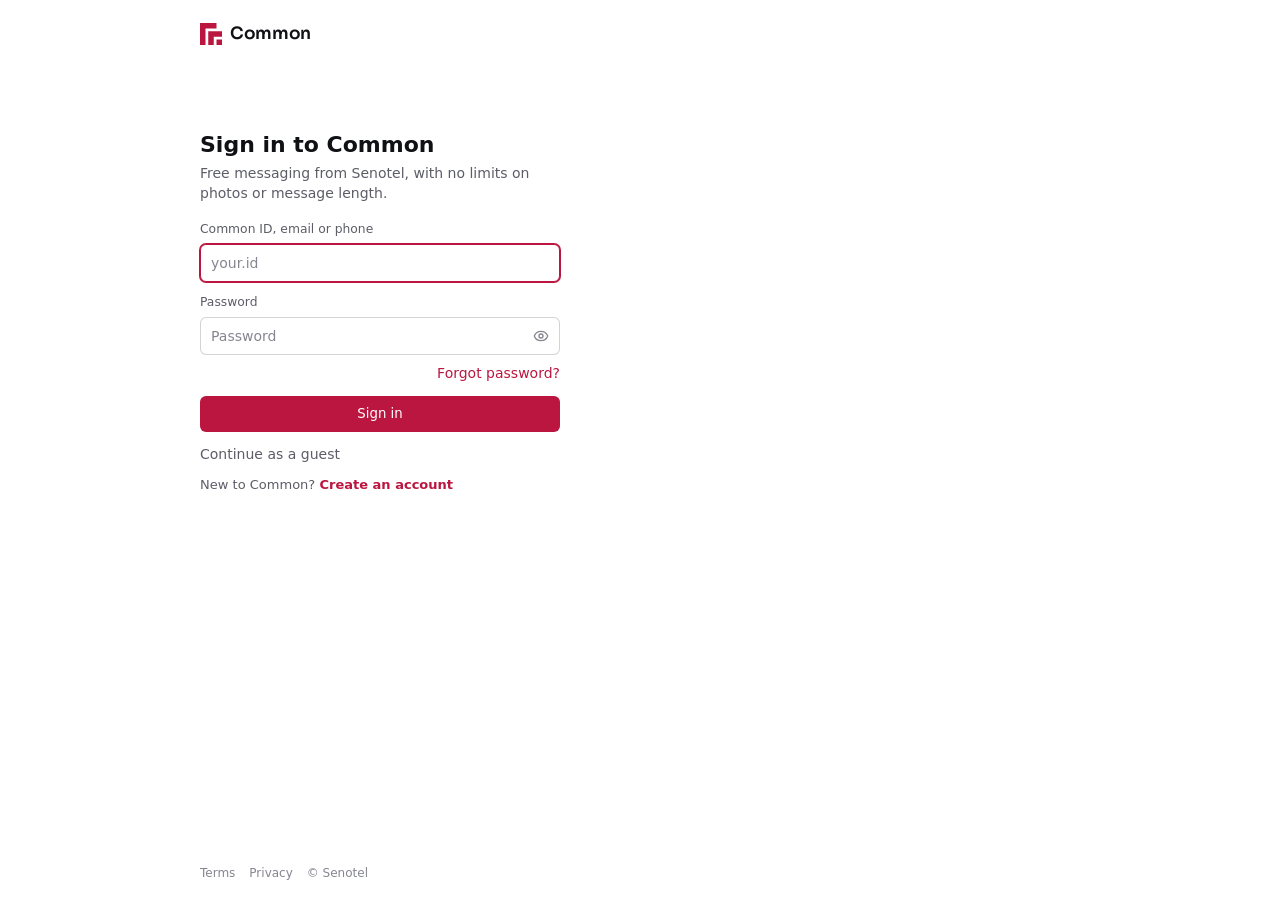
<file: index.html>
<!doctype html>
<html lang="en" data-theme="dark">
<head>
<meta charset="utf-8">
<meta http-equiv="Content-Security-Policy" content="default-src 'self'; script-src 'self'; style-src 'self' 'unsafe-inline'; img-src 'self' data: blob: https:; media-src 'self' data: blob: https:; font-src 'self' data:; connect-src 'self' https://wzfnbgpcnsdswnuwgbai.supabase.co wss://wzfnbgpcnsdswnuwgbai.supabase.co https://api.pwnedpasswords.com; worker-src 'self'; frame-src 'none'; object-src 'none'; base-uri 'self'; form-action 'self'">
<meta name="viewport" content="width=device-width, initial-scale=1, viewport-fit=cover, interactive-widget=resizes-content">
<meta name="theme-color" content="#101114">
<meta name="color-scheme" content="dark light">
<meta name="description" content="Common — free, unlimited messaging by Senotel. Chats, groups and your own Memo, on every device.">
<meta name="apple-mobile-web-app-capable" content="yes">
<meta name="mobile-web-app-capable" content="yes">
<meta name="apple-mobile-web-app-status-bar-style" content="black-translucent">
<meta name="apple-mobile-web-app-title" content="Common">
<meta property="og:title" content="Common">
<meta property="og:description" content="Free, unlimited messaging by Senotel.">
<meta property="og:image" content="icon-512.png">
<title>Common</title>
<link rel="icon" href="favicon.svg" type="image/svg+xml">
<link rel="icon" href="favicon.ico" sizes="32x32">
<link rel="apple-touch-icon" href="apple-touch-icon.png">
<link rel="manifest" href="manifest.webmanifest">
<script src="./theme.js?v=1.4.0"></script>
<style>html,body{color:#f1f1f4;background:#101114;margin:0}html[data-theme=light],html[data-theme=light] body{color:#101114;background:#f1f1f4}</style>
  <script type="module" crossorigin src="./app.js?v=1.4.0"></script>
  <link rel="stylesheet" crossorigin href="./app.css?v=1.4.0">
</head>
<body>
<div id="root"></div>
<noscript><p style="font:16px system-ui;padding:40px">Common needs JavaScript to run.</p></noscript>
</body>
</html>
</file>
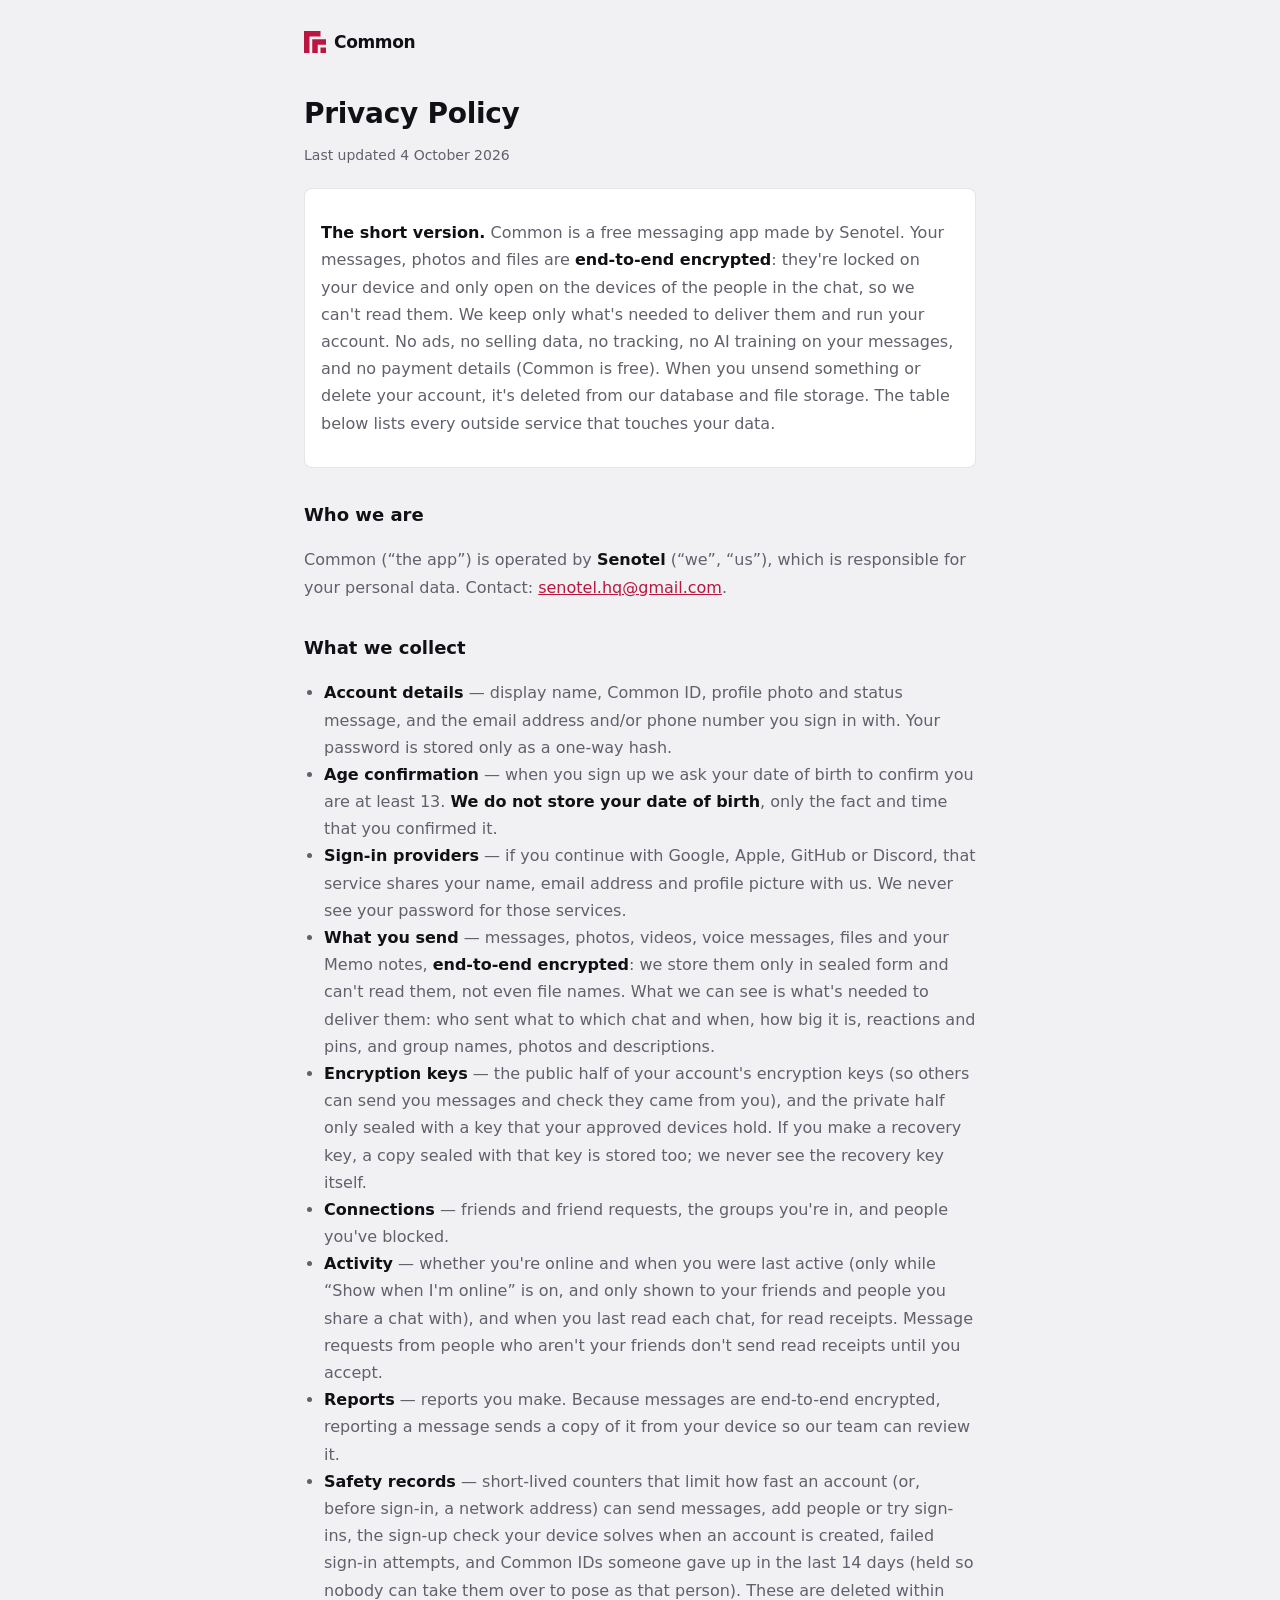
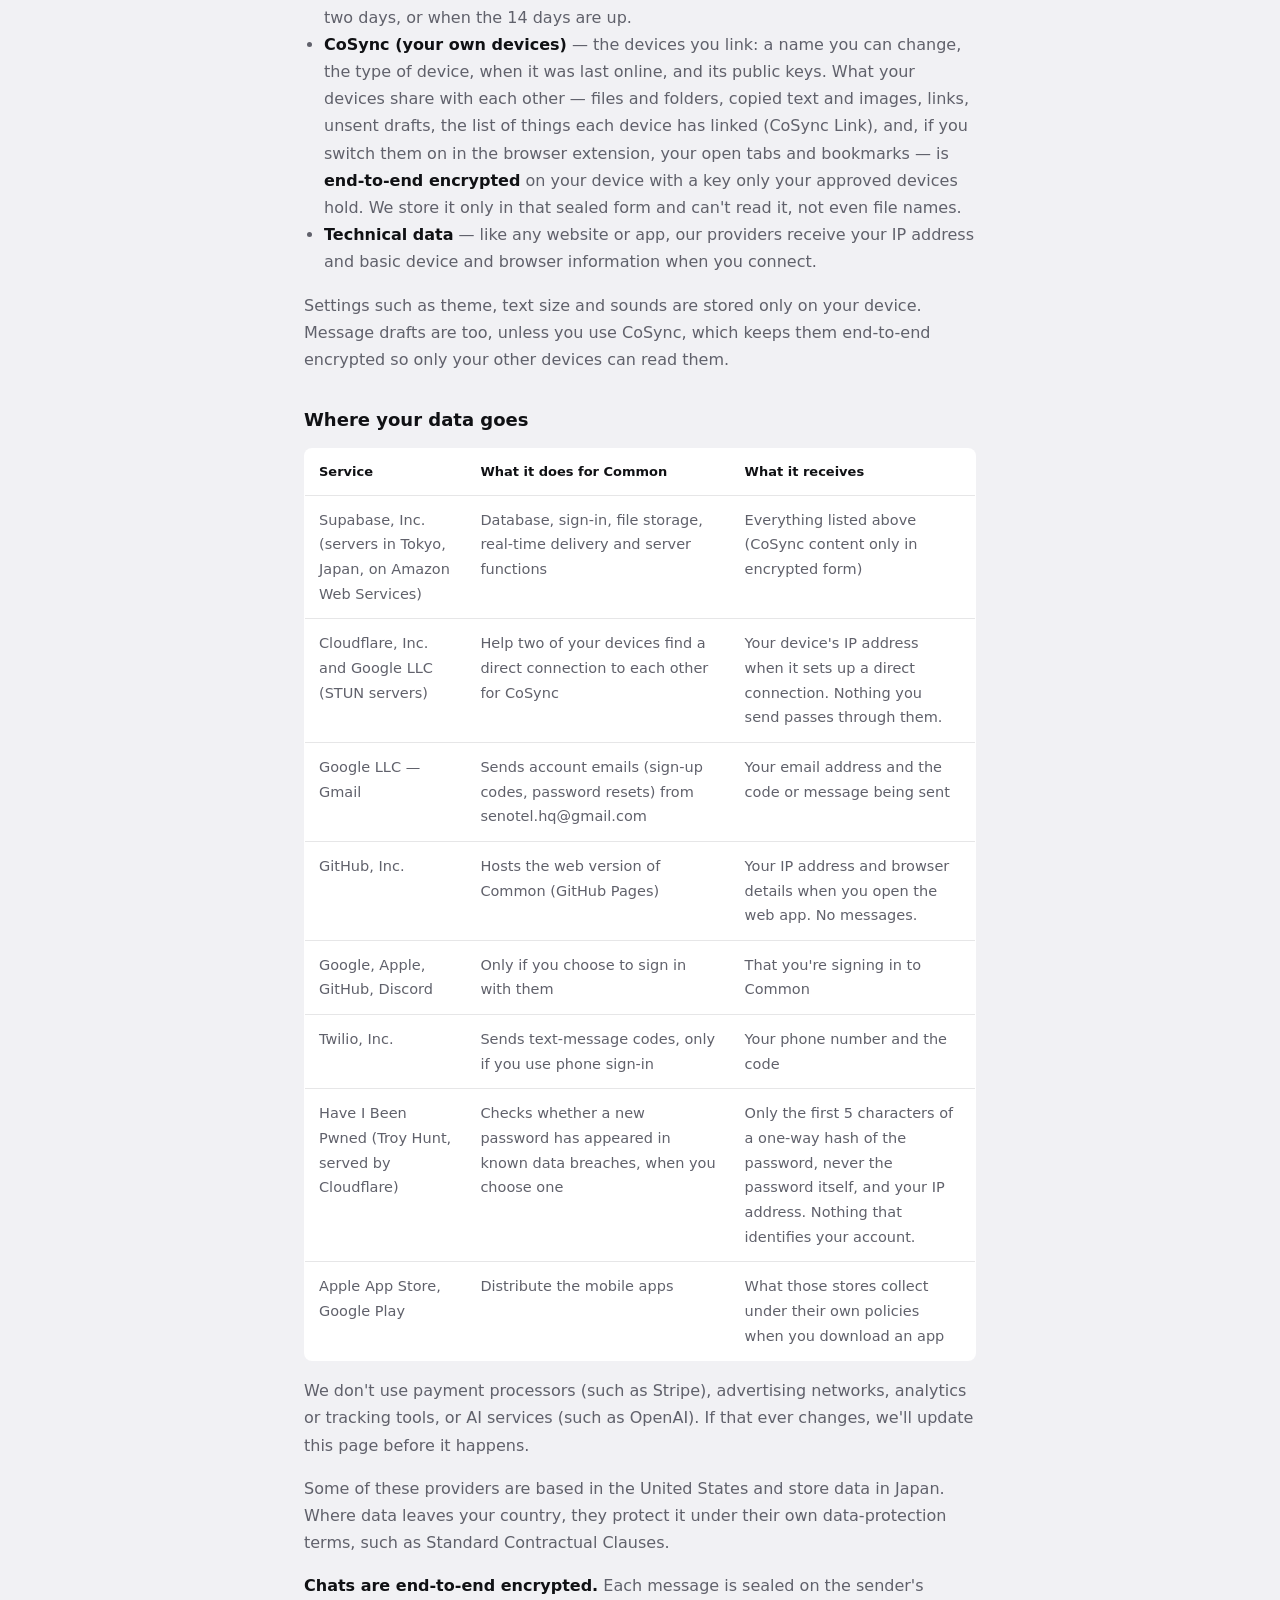
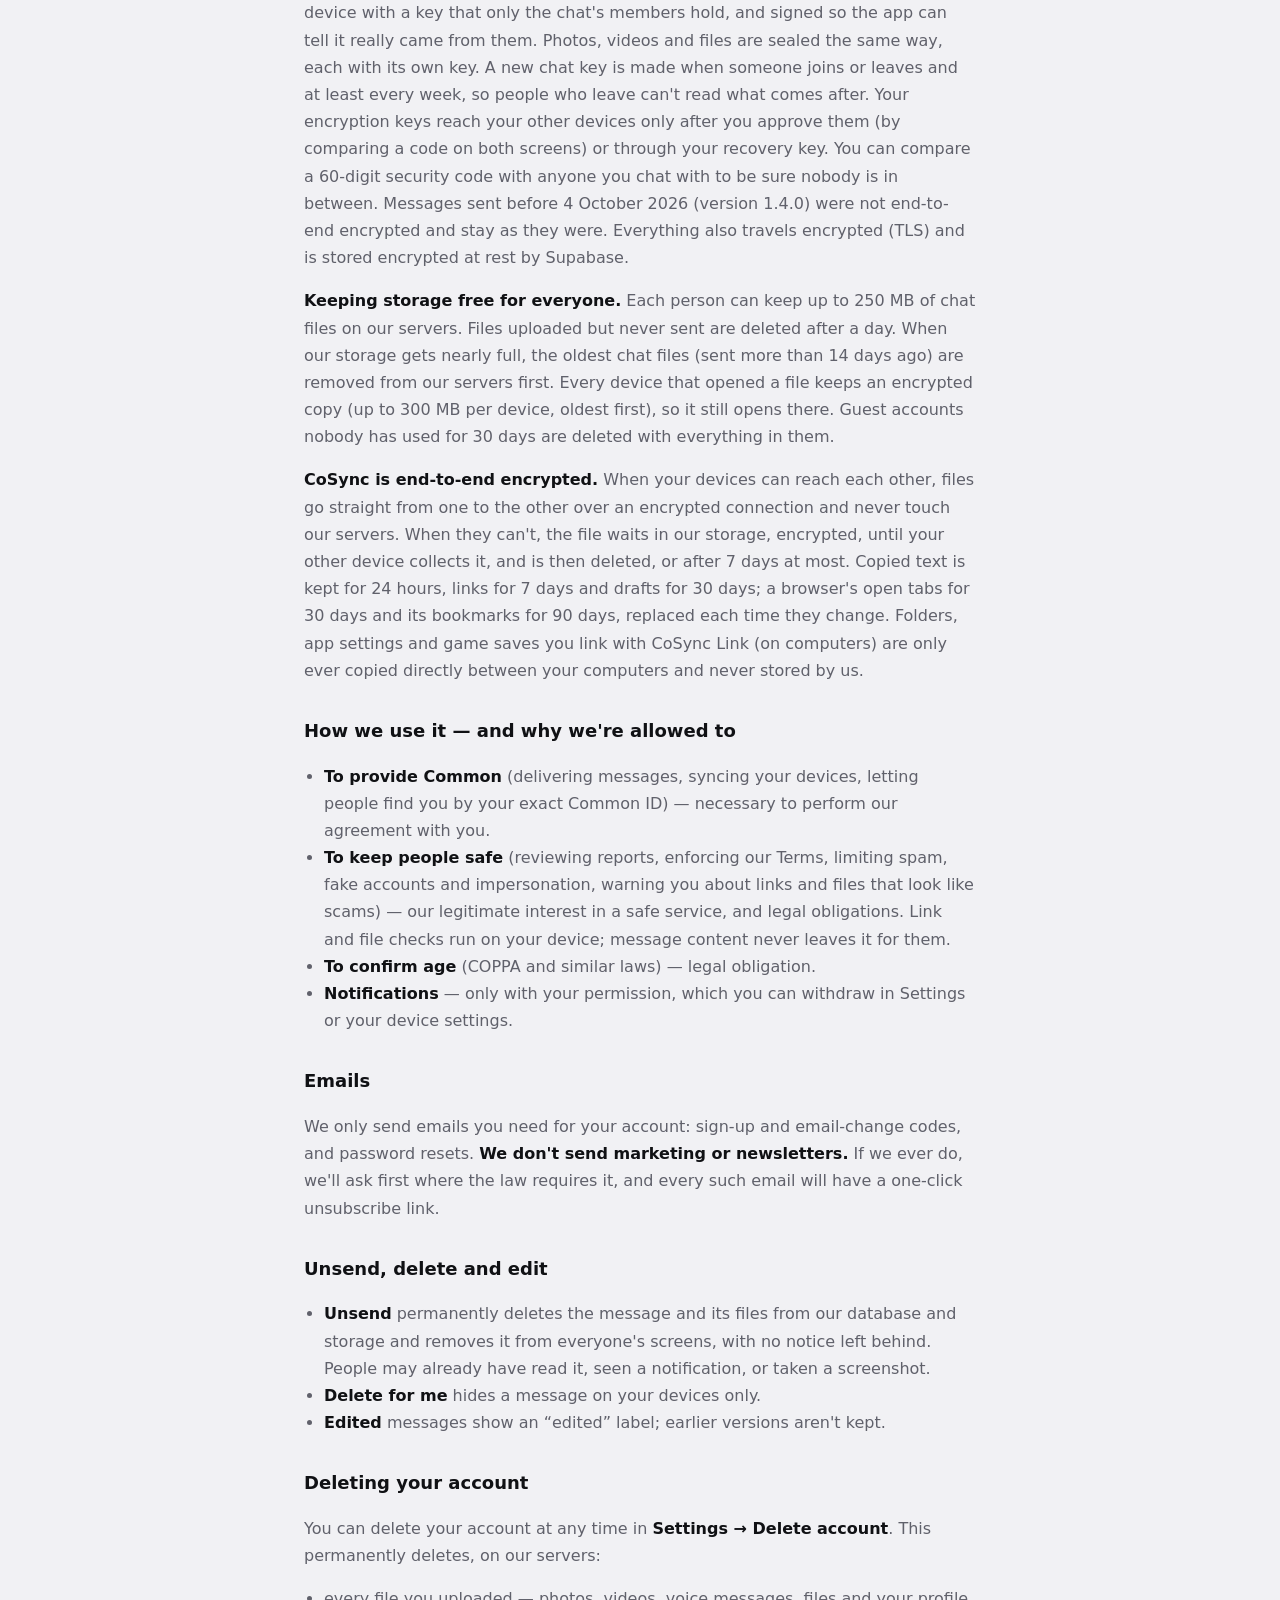
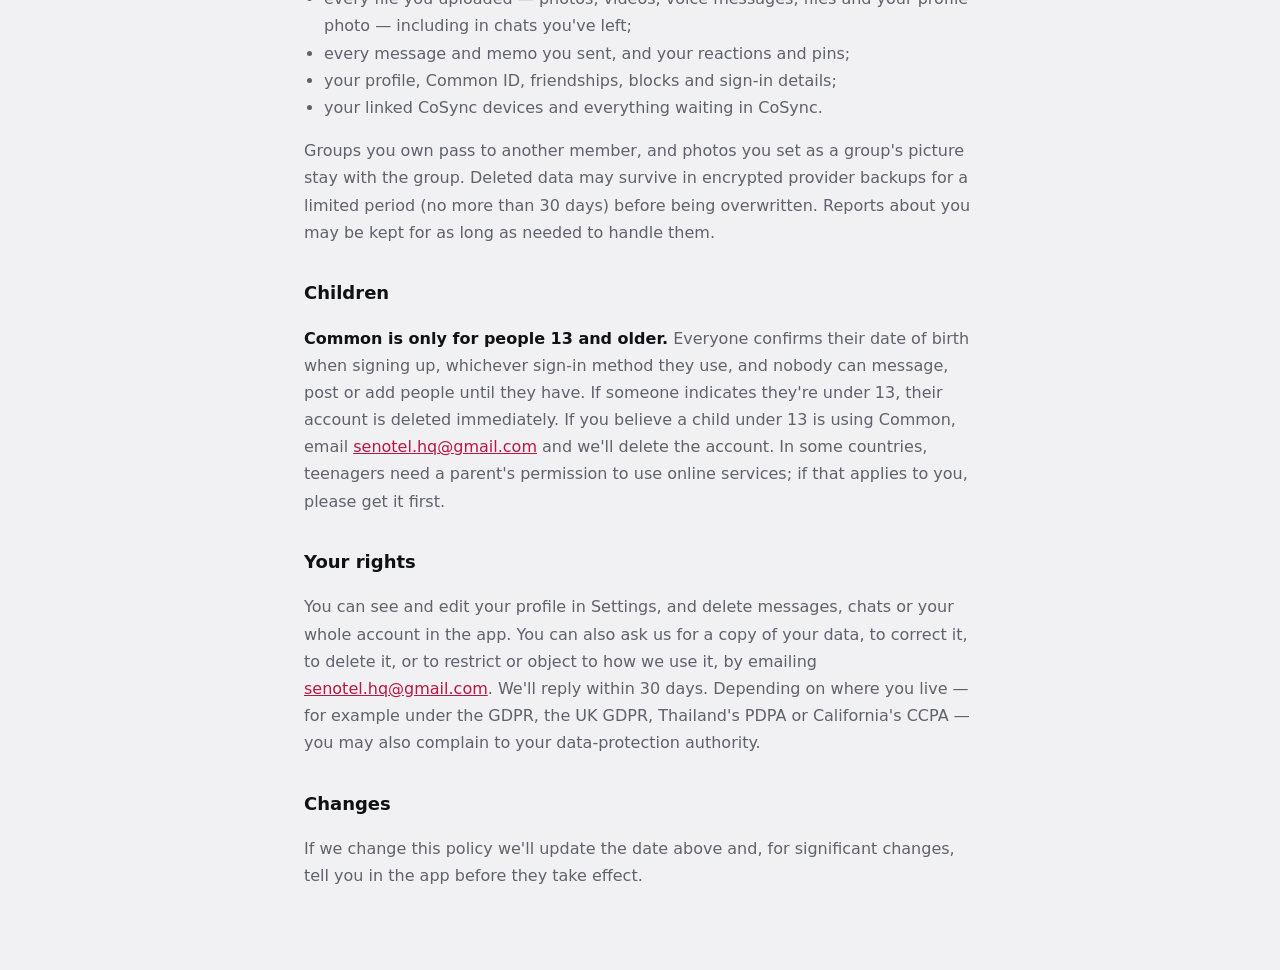
<file: privacy.html>
<!doctype html>
<html lang="en">
<head>
<meta charset="utf-8">
<meta name="viewport" content="width=device-width, initial-scale=1">
<title>Privacy Policy — Common by Senotel</title>
<meta name="description" content="How Common, the messaging app by Senotel, handles your information, and exactly which services receive it.">
<link rel="icon" href="favicon.svg" type="image/svg+xml">
<style>
:root{--bg:#f1f1f4;--card:#fff;--text:#101114;--muted:#60616b;--line:rgba(16,17,20,.1);--accent:#ba163f;color-scheme:light dark}
@media (prefers-color-scheme:dark){:root{--bg:#101114;--card:#17181c;--text:#f1f1f4;--muted:#a7a8b4;--line:rgba(255,255,255,.1);--accent:#f04c70}}
*{box-sizing:border-box}body{margin:0;background:var(--bg);color:var(--text);font:16px/1.7 system-ui,-apple-system,"Segoe UI",Roboto,Arial,sans-serif}
header{max-width:720px;margin:0 auto;padding:28px 24px 0;display:flex;align-items:center;gap:8px;font-weight:600;font-size:17px;letter-spacing:-.02em}
header svg{width:22px;height:22px;fill:var(--accent)}
main{max-width:720px;margin:0 auto;padding:8px 24px 64px}
h1{font-size:28px;line-height:1.2;letter-spacing:-.01em;margin:32px 0 4px}
h2{font-size:18px;letter-spacing:0;margin:32px 0 6px}
p,li,td{color:var(--muted)}strong,th{color:var(--text)}a{color:var(--accent)}
.updated{font-size:14px;color:var(--muted)}
.box{background:var(--card);border:1px solid var(--line);border-radius:8px;padding:14px 16px;margin:20px 0}
ul{padding-left:20px}
table{width:100%;border-collapse:collapse;margin:12px 0;font-size:14.5px;background:var(--card);border:1px solid var(--line);border-radius:8px;overflow:hidden}
th,td{text-align:left;vertical-align:top;padding:12px 14px;border-bottom:1px solid var(--line)}
tr:last-child td{border-bottom:0}
th{font-size:13px;font-weight:600}
@media (max-width:640px){table,thead,tbody,tr,th,td{display:block}thead{display:none}td{border:0;padding:4px 14px}tr{border-bottom:1px solid var(--line);padding:10px 0}td:first-child{color:var(--text);font-weight:600}}
</style>
</head>
<body>
<header><svg viewBox="0 0 96 96" aria-hidden="true"><path d="M0 0H72V24H24V96H0ZM36 36H96V60H60V96H36ZM72 72H96V96H72Z"/></svg>Common</header>
<main>
<h1>Privacy Policy</h1>
<p class="updated">Last updated 4 October 2026</p>

<div class="box">
<p><strong>The short version.</strong> Common is a free messaging app made by Senotel. Your messages, photos and files are <strong>end-to-end encrypted</strong>: they're locked on your device and only open on the devices of the people in the chat, so we can't read them. We keep only what's needed to deliver them and run your account. No ads, no selling data, no tracking, no AI training on your messages, and no payment details (Common is free). When you unsend something or delete your account, it's deleted from our database and file storage. The table below lists every outside service that touches your data.</p>
</div>

<h2>Who we are</h2>
<p>Common (“the app”) is operated by <strong>Senotel</strong> (“we”, “us”), which is responsible for your personal data. Contact: <a href="mailto:senotel.hq@gmail.com">senotel.hq@gmail.com</a>.</p>

<h2>What we collect</h2>
<ul>
<li><strong>Account details</strong> — display name, Common ID, profile photo and status message, and the email address and/or phone number you sign in with. Your password is stored only as a one-way hash.</li>
<li><strong>Age confirmation</strong> — when you sign up we ask your date of birth to confirm you are at least 13. <strong>We do not store your date of birth</strong>, only the fact and time that you confirmed it.</li>
<li><strong>Sign-in providers</strong> — if you continue with Google, Apple, GitHub or Discord, that service shares your name, email address and profile picture with us. We never see your password for those services.</li>
<li><strong>What you send</strong> — messages, photos, videos, voice messages, files and your Memo notes, <strong>end-to-end encrypted</strong>: we store them only in sealed form and can't read them, not even file names. What we can see is what's needed to deliver them: who sent what to which chat and when, how big it is, reactions and pins, and group names, photos and descriptions.</li>
<li><strong>Encryption keys</strong> — the public half of your account's encryption keys (so others can send you messages and check they came from you), and the private half only sealed with a key that your approved devices hold. If you make a recovery key, a copy sealed with that key is stored too; we never see the recovery key itself.</li>
<li><strong>Connections</strong> — friends and friend requests, the groups you're in, and people you've blocked.</li>
<li><strong>Activity</strong> — whether you're online and when you were last active (only while “Show when I'm online” is on, and only shown to your friends and people you share a chat with), and when you last read each chat, for read receipts. Message requests from people who aren't your friends don't send read receipts until you accept.</li>
<li><strong>Reports</strong> — reports you make. Because messages are end-to-end encrypted, reporting a message sends a copy of it from your device so our team can review it.</li>
<li><strong>Safety records</strong> — short-lived counters that limit how fast an account (or, before sign-in, a network address) can send messages, add people or try sign-ins, the sign-up check your device solves when an account is created, failed sign-in attempts, and Common IDs someone gave up in the last 14 days (held so nobody can take them over to pose as that person). These are deleted within two days, or when the 14 days are up.</li>
<li><strong>CoSync (your own devices)</strong> — the devices you link: a name you can change, the type of device, when it was last online, and its public keys. What your devices share with each other — files and folders, copied text and images, links, unsent drafts, the list of things each device has linked (CoSync Link), and, if you switch them on in the browser extension, your open tabs and bookmarks — is <strong>end-to-end encrypted</strong> on your device with a key only your approved devices hold. We store it only in that sealed form and can't read it, not even file names.</li>
<li><strong>Technical data</strong> — like any website or app, our providers receive your IP address and basic device and browser information when you connect.</li>
</ul>
<p>Settings such as theme, text size and sounds are stored only on your device. Message drafts are too, unless you use CoSync, which keeps them end-to-end encrypted so only your other devices can read them.</p>

<h2 id="data">Where your data goes</h2>
<table>
<thead><tr><th>Service</th><th>What it does for Common</th><th>What it receives</th></tr></thead>
<tbody>
<tr><td>Supabase, Inc. (servers in Tokyo, Japan, on Amazon Web Services)</td><td>Database, sign-in, file storage, real-time delivery and server functions</td><td>Everything listed above (CoSync content only in encrypted form)</td></tr>
<tr><td>Cloudflare, Inc. and Google LLC (STUN servers)</td><td>Help two of your devices find a direct connection to each other for CoSync</td><td>Your device's IP address when it sets up a direct connection. Nothing you send passes through them.</td></tr>
<tr><td>Google LLC — Gmail</td><td>Sends account emails (sign-up codes, password resets) from senotel.hq@gmail.com</td><td>Your email address and the code or message being sent</td></tr>
<tr><td>GitHub, Inc.</td><td>Hosts the web version of Common (GitHub Pages)</td><td>Your IP address and browser details when you open the web app. No messages.</td></tr>
<tr><td>Google, Apple, GitHub, Discord</td><td>Only if you choose to sign in with them</td><td>That you're signing in to Common</td></tr>
<tr><td>Twilio, Inc.</td><td>Sends text-message codes, only if you use phone sign-in</td><td>Your phone number and the code</td></tr>
<tr><td>Have I Been Pwned (Troy Hunt, served by Cloudflare)</td><td>Checks whether a new password has appeared in known data breaches, when you choose one</td><td>Only the first 5 characters of a one-way hash of the password, never the password itself, and your IP address. Nothing that identifies your account.</td></tr>
<tr><td>Apple App Store, Google Play</td><td>Distribute the mobile apps</td><td>What those stores collect under their own policies when you download an app</td></tr>
</tbody>
</table>
<p>We don't use payment processors (such as Stripe), advertising networks, analytics or tracking tools, or AI services (such as OpenAI). If that ever changes, we'll update this page before it happens.</p>
<p>Some of these providers are based in the United States and store data in Japan. Where data leaves your country, they protect it under their own data-protection terms, such as Standard Contractual Clauses.</p>
<p><strong>Chats are end-to-end encrypted.</strong> Each message is sealed on the sender's device with a key that only the chat's members hold, and signed so the app can tell it really came from them. Photos, videos and files are sealed the same way, each with its own key. A new chat key is made when someone joins or leaves and at least every week, so people who leave can't read what comes after. Your encryption keys reach your other devices only after you approve them (by comparing a code on both screens) or through your recovery key. You can compare a 60-digit security code with anyone you chat with to be sure nobody is in between. Messages sent before 4 October 2026 (version 1.4.0) were not end-to-end encrypted and stay as they were. Everything also travels encrypted (TLS) and is stored encrypted at rest by Supabase.</p>
<p><strong>Keeping storage free for everyone.</strong> Each person can keep up to 250 MB of chat files on our servers. Files uploaded but never sent are deleted after a day. When our storage gets nearly full, the oldest chat files (sent more than 14 days ago) are removed from our servers first. Every device that opened a file keeps an encrypted copy (up to 300 MB per device, oldest first), so it still opens there. Guest accounts nobody has used for 30 days are deleted with everything in them.</p>
<p><strong>CoSync is end-to-end encrypted.</strong> When your devices can reach each other, files go straight from one to the other over an encrypted connection and never touch our servers. When they can't, the file waits in our storage, encrypted, until your other device collects it, and is then deleted, or after 7 days at most. Copied text is kept for 24 hours, links for 7 days and drafts for 30 days; a browser's open tabs for 30 days and its bookmarks for 90 days, replaced each time they change. Folders, app settings and game saves you link with CoSync Link (on computers) are only ever copied directly between your computers and never stored by us.</p>

<h2>How we use it — and why we're allowed to</h2>
<ul>
<li><strong>To provide Common</strong> (delivering messages, syncing your devices, letting people find you by your exact Common ID) — necessary to perform our agreement with you.</li>
<li><strong>To keep people safe</strong> (reviewing reports, enforcing our Terms, limiting spam, fake accounts and impersonation, warning you about links and files that look like scams) — our legitimate interest in a safe service, and legal obligations. Link and file checks run on your device; message content never leaves it for them.</li>
<li><strong>To confirm age</strong> (COPPA and similar laws) — legal obligation.</li>
<li><strong>Notifications</strong> — only with your permission, which you can withdraw in Settings or your device settings.</li>
</ul>

<h2>Emails</h2>
<p>We only send emails you need for your account: sign-up and email-change codes, and password resets. <strong>We don't send marketing or newsletters.</strong> If we ever do, we'll ask first where the law requires it, and every such email will have a one-click unsubscribe link.</p>

<h2>Unsend, delete and edit</h2>
<ul>
<li><strong>Unsend</strong> permanently deletes the message and its files from our database and storage and removes it from everyone's screens, with no notice left behind. People may already have read it, seen a notification, or taken a screenshot.</li>
<li><strong>Delete for me</strong> hides a message on your devices only.</li>
<li><strong>Edited</strong> messages show an “edited” label; earlier versions aren't kept.</li>
</ul>

<h2 id="delete-account">Deleting your account</h2>
<p>You can delete your account at any time in <strong>Settings → Delete account</strong>. This permanently deletes, on our servers:</p>
<ul>
<li>every file you uploaded — photos, videos, voice messages, files and your profile photo — including in chats you've left;</li>
<li>every message and memo you sent, and your reactions and pins;</li>
<li>your profile, Common ID, friendships, blocks and sign-in details;</li>
<li>your linked CoSync devices and everything waiting in CoSync.</li>
</ul>
<p>Groups you own pass to another member, and photos you set as a group's picture stay with the group. Deleted data may survive in encrypted provider backups for a limited period (no more than 30 days) before being overwritten. Reports about you may be kept for as long as needed to handle them.</p>

<h2 id="children">Children</h2>
<p><strong>Common is only for people 13 and older.</strong> Everyone confirms their date of birth when signing up, whichever sign-in method they use, and nobody can message, post or add people until they have. If someone indicates they're under 13, their account is deleted immediately. If you believe a child under 13 is using Common, email <a href="mailto:senotel.hq@gmail.com">senotel.hq@gmail.com</a> and we'll delete the account. In some countries, teenagers need a parent's permission to use online services; if that applies to you, please get it first.</p>

<h2>Your rights</h2>
<p>You can see and edit your profile in Settings, and delete messages, chats or your whole account in the app. You can also ask us for a copy of your data, to correct it, to delete it, or to restrict or object to how we use it, by emailing <a href="mailto:senotel.hq@gmail.com">senotel.hq@gmail.com</a>. We'll reply within 30 days. Depending on where you live — for example under the GDPR, the UK GDPR, Thailand's PDPA or California's CCPA — you may also complain to your data-protection authority.</p>

<h2>Changes</h2>
<p>If we change this policy we'll update the date above and, for significant changes, tell you in the app before they take effect.</p>
</main>
</body>
</html>
</file>
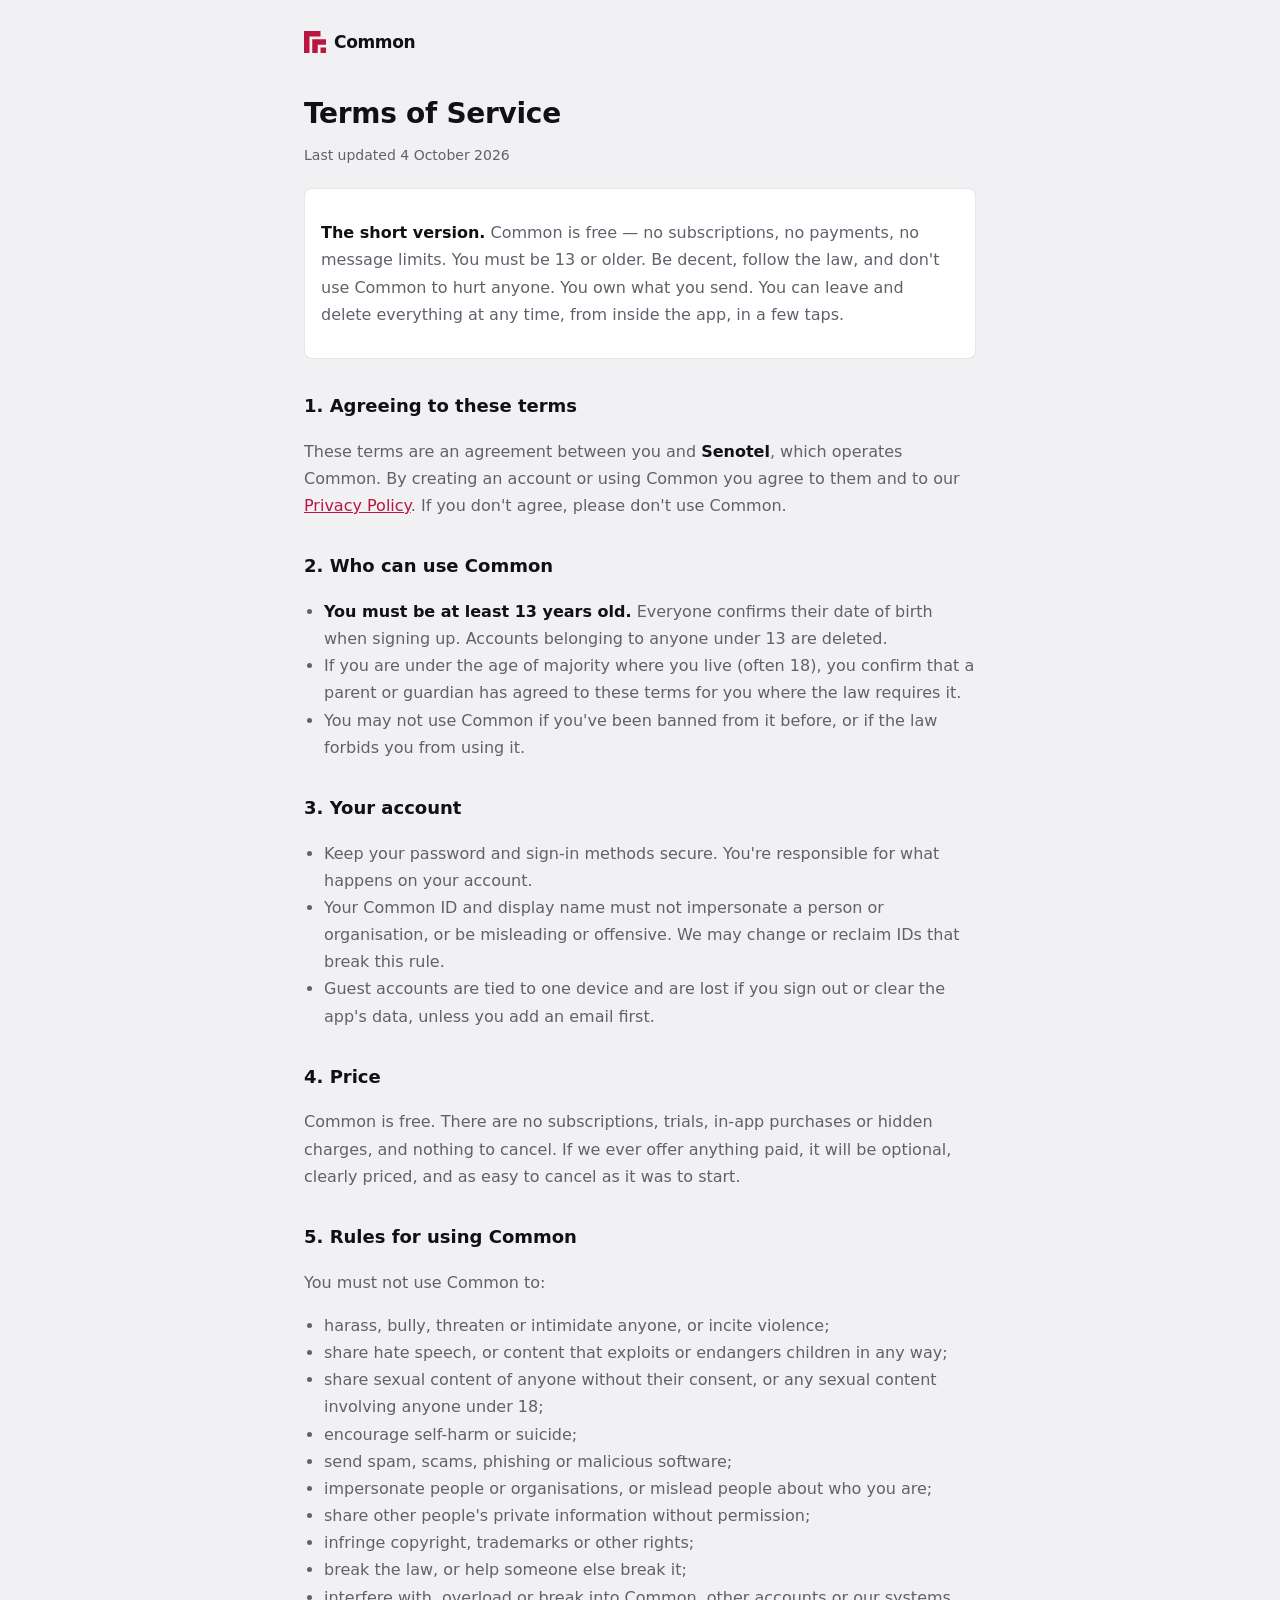
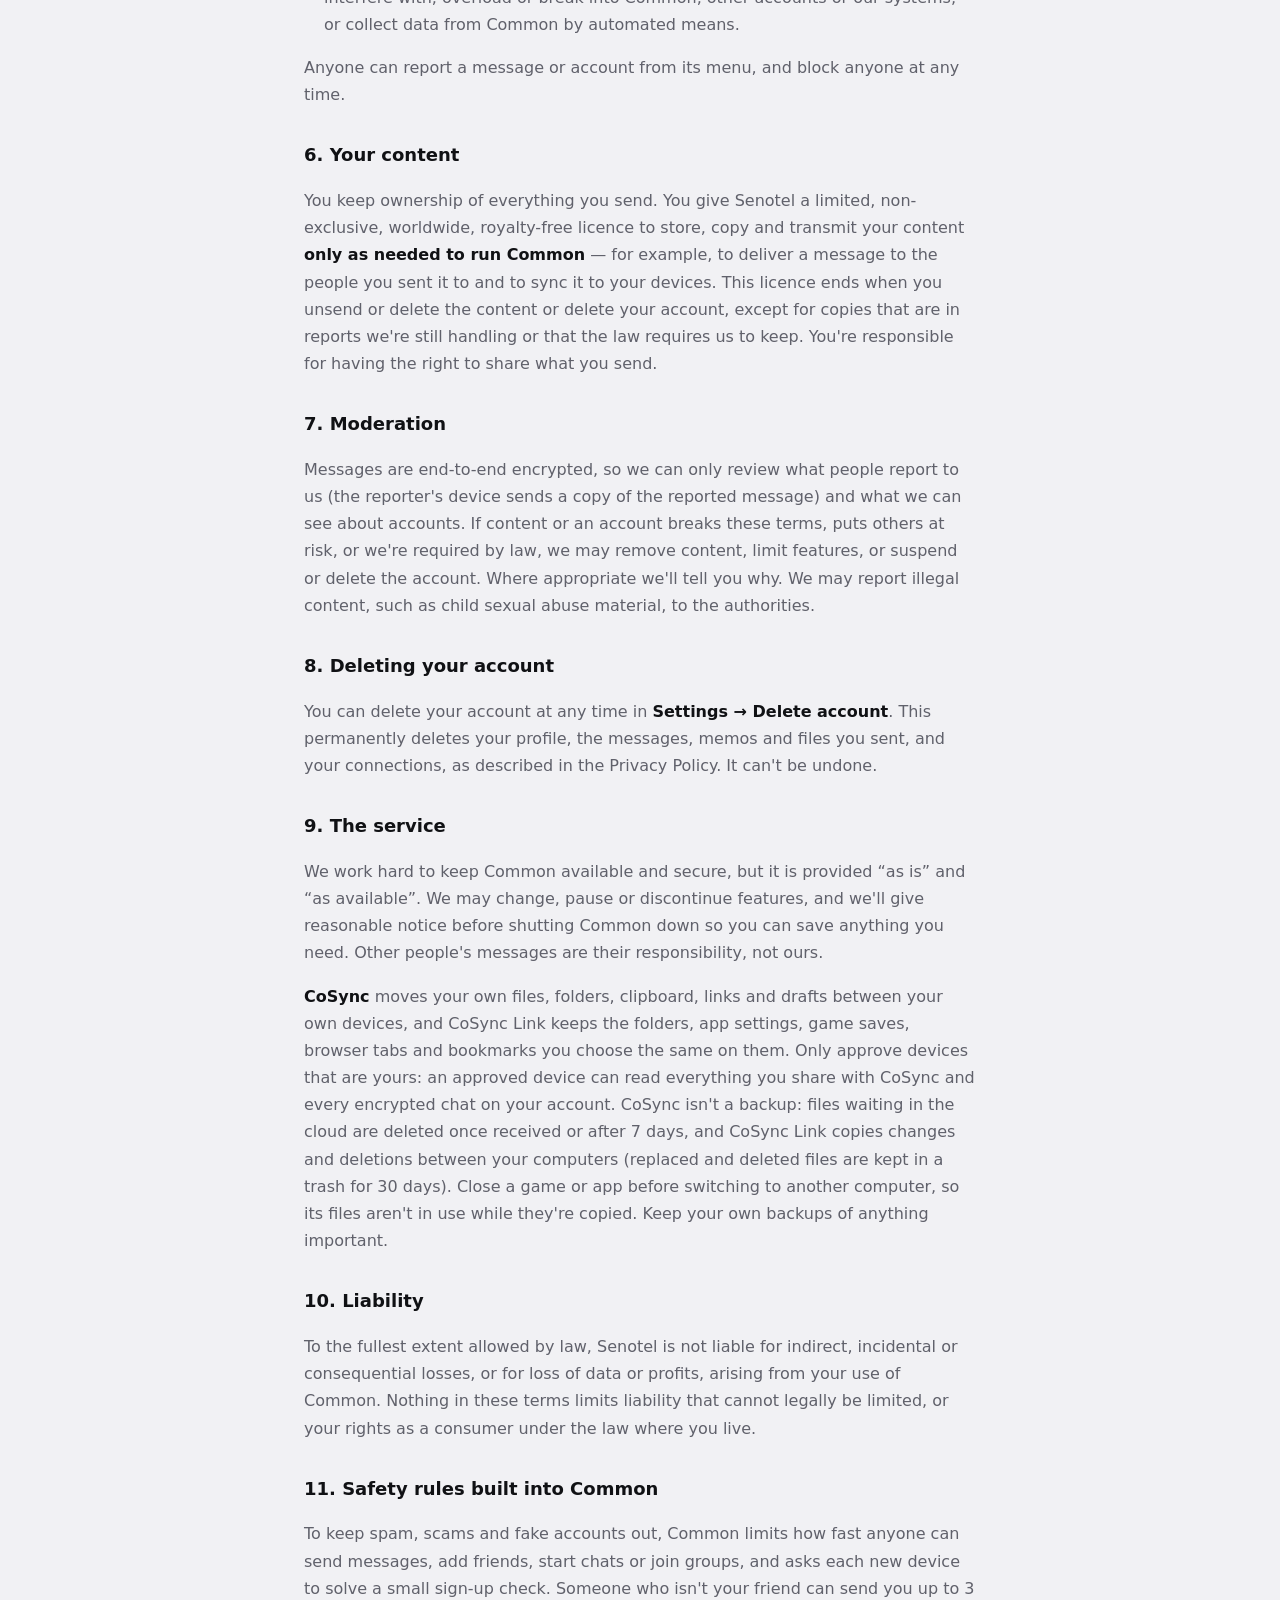
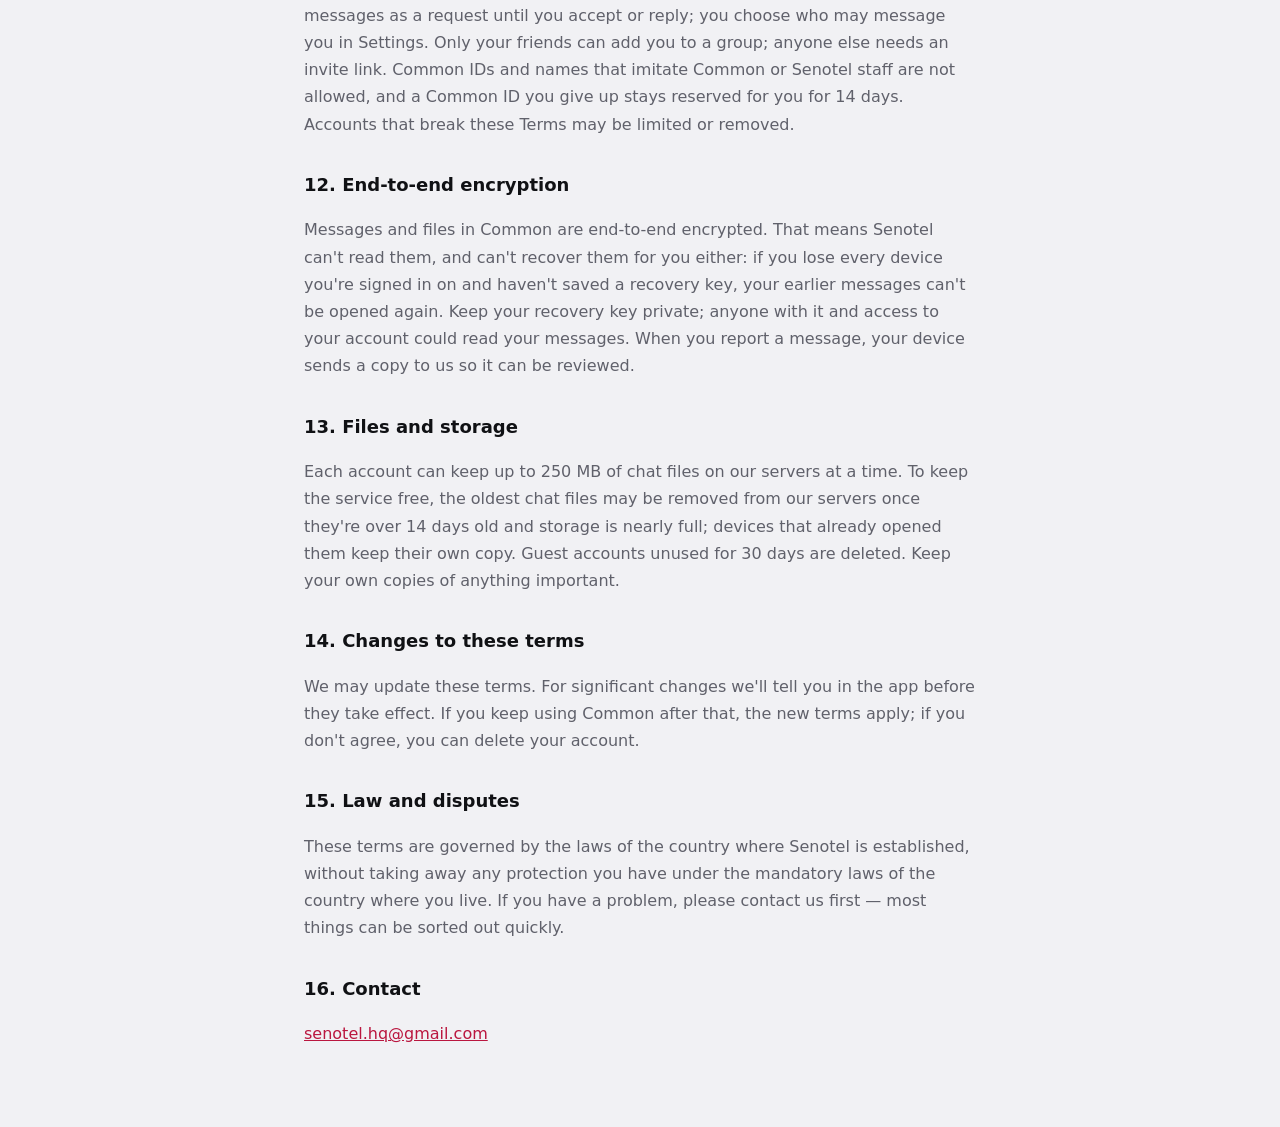
<file: terms.html>
<!doctype html>
<html lang="en">
<head>
<meta charset="utf-8">
<meta name="viewport" content="width=device-width, initial-scale=1">
<title>Terms of Service — Common by Senotel</title>
<meta name="description" content="The rules for using Common, the messaging app by Senotel.">
<link rel="icon" href="favicon.svg" type="image/svg+xml">
<style>
:root{--bg:#f1f1f4;--card:#fff;--text:#101114;--muted:#60616b;--line:rgba(16,17,20,.1);--accent:#ba163f;color-scheme:light dark}
@media (prefers-color-scheme:dark){:root{--bg:#101114;--card:#17181c;--text:#f1f1f4;--muted:#a7a8b4;--line:rgba(255,255,255,.1);--accent:#f04c70}}
*{box-sizing:border-box}body{margin:0;background:var(--bg);color:var(--text);font:16px/1.7 system-ui,-apple-system,"Segoe UI",Roboto,Arial,sans-serif}
header{max-width:720px;margin:0 auto;padding:28px 24px 0;display:flex;align-items:center;gap:8px;font-weight:600;font-size:17px;letter-spacing:-.02em}
header svg{width:22px;height:22px;fill:var(--accent)}
main{max-width:720px;margin:0 auto;padding:8px 24px 64px}
h1{font-size:28px;line-height:1.2;letter-spacing:-.01em;margin:32px 0 4px}
h2{font-size:18px;letter-spacing:0;margin:32px 0 6px}
p,li{color:var(--muted)}strong{color:var(--text)}a{color:var(--accent)}
.updated{font-size:14px;color:var(--muted)}
.box{background:var(--card);border:1px solid var(--line);border-radius:8px;padding:14px 16px;margin:20px 0}
ul{padding-left:20px}
</style>
</head>
<body>
<header><svg viewBox="0 0 96 96" aria-hidden="true"><path d="M0 0H72V24H24V96H0ZM36 36H96V60H60V96H36ZM72 72H96V96H72Z"/></svg>Common</header>
<main>
<h1>Terms of Service</h1>
<p class="updated">Last updated 4 October 2026</p>

<div class="box">
<p><strong>The short version.</strong> Common is free — no subscriptions, no payments, no message limits. You must be 13 or older. Be decent, follow the law, and don't use Common to hurt anyone. You own what you send. You can leave and delete everything at any time, from inside the app, in a few taps.</p>
</div>

<h2>1. Agreeing to these terms</h2>
<p>These terms are an agreement between you and <strong>Senotel</strong>, which operates Common. By creating an account or using Common you agree to them and to our <a href="privacy.html">Privacy Policy</a>. If you don't agree, please don't use Common.</p>

<h2>2. Who can use Common</h2>
<ul>
<li><strong>You must be at least 13 years old.</strong> Everyone confirms their date of birth when signing up. Accounts belonging to anyone under 13 are deleted.</li>
<li>If you are under the age of majority where you live (often 18), you confirm that a parent or guardian has agreed to these terms for you where the law requires it.</li>
<li>You may not use Common if you've been banned from it before, or if the law forbids you from using it.</li>
</ul>

<h2>3. Your account</h2>
<ul>
<li>Keep your password and sign-in methods secure. You're responsible for what happens on your account.</li>
<li>Your Common ID and display name must not impersonate a person or organisation, or be misleading or offensive. We may change or reclaim IDs that break this rule.</li>
<li>Guest accounts are tied to one device and are lost if you sign out or clear the app's data, unless you add an email first.</li>
</ul>

<h2>4. Price</h2>
<p>Common is free. There are no subscriptions, trials, in-app purchases or hidden charges, and nothing to cancel. If we ever offer anything paid, it will be optional, clearly priced, and as easy to cancel as it was to start.</p>

<h2>5. Rules for using Common</h2>
<p>You must not use Common to:</p>
<ul>
<li>harass, bully, threaten or intimidate anyone, or incite violence;</li>
<li>share hate speech, or content that exploits or endangers children in any way;</li>
<li>share sexual content of anyone without their consent, or any sexual content involving anyone under 18;</li>
<li>encourage self-harm or suicide;</li>
<li>send spam, scams, phishing or malicious software;</li>
<li>impersonate people or organisations, or mislead people about who you are;</li>
<li>share other people's private information without permission;</li>
<li>infringe copyright, trademarks or other rights;</li>
<li>break the law, or help someone else break it;</li>
<li>interfere with, overload or break into Common, other accounts or our systems, or collect data from Common by automated means.</li>
</ul>
<p>Anyone can report a message or account from its menu, and block anyone at any time.</p>

<h2>6. Your content</h2>
<p>You keep ownership of everything you send. You give Senotel a limited, non-exclusive, worldwide, royalty-free licence to store, copy and transmit your content <strong>only as needed to run Common</strong> — for example, to deliver a message to the people you sent it to and to sync it to your devices. This licence ends when you unsend or delete the content or delete your account, except for copies that are in reports we're still handling or that the law requires us to keep. You're responsible for having the right to share what you send.</p>

<h2>7. Moderation</h2>
<p>Messages are end-to-end encrypted, so we can only review what people report to us (the reporter's device sends a copy of the reported message) and what we can see about accounts. If content or an account breaks these terms, puts others at risk, or we're required by law, we may remove content, limit features, or suspend or delete the account. Where appropriate we'll tell you why. We may report illegal content, such as child sexual abuse material, to the authorities.</p>

<h2>8. Deleting your account</h2>
<p>You can delete your account at any time in <strong>Settings → Delete account</strong>. This permanently deletes your profile, the messages, memos and files you sent, and your connections, as described in the Privacy Policy. It can't be undone.</p>

<h2>9. The service</h2>
<p>We work hard to keep Common available and secure, but it is provided “as is” and “as available”. We may change, pause or discontinue features, and we'll give reasonable notice before shutting Common down so you can save anything you need. Other people's messages are their responsibility, not ours.</p>
<p><strong>CoSync</strong> moves your own files, folders, clipboard, links and drafts between your own devices, and CoSync Link keeps the folders, app settings, game saves, browser tabs and bookmarks you choose the same on them. Only approve devices that are yours: an approved device can read everything you share with CoSync and every encrypted chat on your account. CoSync isn't a backup: files waiting in the cloud are deleted once received or after 7 days, and CoSync Link copies changes and deletions between your computers (replaced and deleted files are kept in a trash for 30 days). Close a game or app before switching to another computer, so its files aren't in use while they're copied. Keep your own backups of anything important.</p>

<h2>10. Liability</h2>
<p>To the fullest extent allowed by law, Senotel is not liable for indirect, incidental or consequential losses, or for loss of data or profits, arising from your use of Common. Nothing in these terms limits liability that cannot legally be limited, or your rights as a consumer under the law where you live.</p>

<h2>11. Safety rules built into Common</h2>
<p>To keep spam, scams and fake accounts out, Common limits how fast anyone can send messages, add friends, start chats or join groups, and asks each new device to solve a small sign-up check. Someone who isn't your friend can send you up to 3 messages as a request until you accept or reply; you choose who may message you in Settings. Only your friends can add you to a group; anyone else needs an invite link. Common IDs and names that imitate Common or Senotel staff are not allowed, and a Common ID you give up stays reserved for you for 14 days. Accounts that break these Terms may be limited or removed.</p>
<h2>12. End-to-end encryption</h2>
<p>Messages and files in Common are end-to-end encrypted. That means Senotel can't read them, and can't recover them for you either: if you lose every device you're signed in on and haven't saved a recovery key, your earlier messages can't be opened again. Keep your recovery key private; anyone with it and access to your account could read your messages. When you report a message, your device sends a copy to us so it can be reviewed.</p>
<h2>13. Files and storage</h2>
<p>Each account can keep up to 250 MB of chat files on our servers at a time. To keep the service free, the oldest chat files may be removed from our servers once they're over 14 days old and storage is nearly full; devices that already opened them keep their own copy. Guest accounts unused for 30 days are deleted. Keep your own copies of anything important.</p>

<h2>14. Changes to these terms</h2>
<p>We may update these terms. For significant changes we'll tell you in the app before they take effect. If you keep using Common after that, the new terms apply; if you don't agree, you can delete your account.</p>

<h2>15. Law and disputes</h2>
<p>These terms are governed by the laws of the country where Senotel is established, without taking away any protection you have under the mandatory laws of the country where you live. If you have a problem, please contact us first — most things can be sorted out quickly.</p>

<h2>16. Contact</h2>
<p><a href="mailto:senotel.hq@gmail.com">senotel.hq@gmail.com</a></p>
</main>
</body>
</html>
</file>
<file: app.css>
@font-face{font-family:Sora;src:url(./Sora-Variable.ttf)format("truetype");font-weight:100 800;font-display:swap}:root{--crimson:#ba163f;--crimson-lift:#f04c70;--crimson-deep:#9c1235;--ink:#101114;--paper:#f1f1f4;--font:system-ui, -apple-system, "Segoe UI", Roboto, "Helvetica Neue", Arial, sans-serif;--brand-font:"Sora", var(--font);--mono:ui-monospace, "Cascadia Code", "SF Mono", "JetBrains Mono", Menlo, Consolas, monospace;--ease:cubic-bezier(.2, 0, 0, 1);--r-xs:4px;--r-sm:6px;--r:8px;--r-lg:8px;--r-bubble:14px;--fs:14px;--rail:60px;--list:320px;--info:340px;--safe-top:env(safe-area-inset-top,0px);--safe-bottom:env(safe-area-inset-bottom,0px);--safe-left:env(safe-area-inset-left,0px);--safe-right:env(safe-area-inset-right,0px)}:root[data-text=small]{--fs:13px}:root[data-text=large]{--fs:16px}:root,:root[data-theme=dark]{--lightningcss-light: ;--lightningcss-dark:initial;color-scheme:dark;--bg:#111215;--bg-rail:#0c0d0f;--bg-side:#15161a;--surface:#1b1c21;--surface-2:#222329;--surface-3:#2c2d34;--hover:#ffffff0d;--selected:#ffffff14;--line:#ffffff14;--line-2:#ffffff24;--text:#ececf0;--text-2:#a4a5b0;--text-3:#74757f;--accent:#f04c70;--accent-bg:#ba163f;--accent-bg-hover:#a51338;--accent-soft:#f04c7024;--accent-softer:#f04c7012;--on-accent:#fff;--bubble-in:#24252b;--bubble-in-line:transparent;--bubble-out:#ba163f;--bubble-out-2:#ffffff29;--memo-card:#1b1c21;--code-bg:#0c0d10;--code-line:#ffffff14;--overlay:#0009;--shadow:0 8px 24px #0006;--ok:#3ecf8e;--warn:#f5b041;--online:#3ecf8e;--skeleton:#ffffff0f}:root[data-theme=light]{--lightningcss-light:initial;--lightningcss-dark: ;color-scheme:light;--bg:#fff;--bg-rail:#f1f1f4;--bg-side:#f7f7f9;--surface:#fff;--surface-2:#f3f3f6;--surface-3:#e7e7ec;--hover:#1011140b;--selected:#10111412;--line:#1011141a;--line-2:#1011142e;--text:#101114;--text-2:#5c5d67;--text-3:#85868f;--accent:#ba163f;--accent-bg:#ba163f;--accent-bg-hover:#a51338;--accent-soft:#ba163f1a;--accent-softer:#ba163f0d;--on-accent:#fff;--bubble-in:#f0f0f3;--bubble-in-line:transparent;--bubble-out:#ba163f;--bubble-out-2:#fff3;--memo-card:#fff;--code-bg:#f6f6f8;--code-line:#1011141a;--overlay:#1011145c;--shadow:0 8px 24px #1011141f;--ok:#178a5a;--warn:#a8690f;--online:#1fae6b;--skeleton:#1011140f}*,:before,:after{box-sizing:border-box}html,body,#root{height:100%}html{-webkit-text-size-adjust:100%}body{font-family:var(--font);font-size:var(--fs);color:var(--text);background:var(--bg);font-synthesis:none;-webkit-font-smoothing:antialiased;-moz-osx-font-smoothing:grayscale;overscroll-behavior:none;margin:0;line-height:1.45;overflow:hidden}button,input,textarea,select{font:inherit;color:inherit}button{cursor:pointer;-webkit-tap-highlight-color:transparent;background:0 0;border:0;padding:0}button:disabled{cursor:default;opacity:.5}a{color:inherit}img{max-width:100%;display:block}svg{flex-shrink:0}h1,h2,h3,h4{margin:0;font-weight:600}p{margin:0}kbd{font-family:var(--mono);border-radius:var(--r-xs);border:1px solid var(--line-2);background:var(--surface-2);color:var(--text-2);padding:1px 5px;font-size:.78em}::selection{background:var(--crimson);color:#fff}:focus-visible{outline:2px solid var(--accent);outline-offset:1px}.visually-hidden{clip:rect(0 0 0 0);white-space:nowrap;width:1px;height:1px;overflow:hidden;position:absolute!important}.muted{color:var(--text-3)}*{scrollbar-width:thin;scrollbar-color:var(--line-2) transparent}::-webkit-scrollbar{width:10px;height:10px}::-webkit-scrollbar-thumb{background:var(--line-2);background-clip:padding-box;border:3px solid #0000;border-radius:10px}::-webkit-scrollbar-track{background:0 0}@media (prefers-reduced-motion:reduce){*,:before,:after{transition-duration:.001ms!important;animation-duration:.001ms!important}}.mark{color:var(--accent);display:block}.mark path{fill:currentColor;transform-box:fill-box}.mark-animate .m1{animation:form-1 .8s var(--ease) both}.mark-animate .m2{animation:form-2 .8s var(--ease) .1s both}.mark-animate .m3{animation:form-3 .8s var(--ease) .2s both}@keyframes form-1{0%{opacity:0;transform:translate(-22%,-22%)}}@keyframes form-2{0%{opacity:0;transform:translate(22%,-12%)}}@keyframes form-3{0%{opacity:0;transform:translate(30%,30%)scale(.2)}}.wordmark{font-family:var(--brand-font);letter-spacing:-.02em;align-items:center;gap:8px;font-size:17px;font-weight:600;display:inline-flex}.splash{background:var(--bg);place-content:center;justify-items:center;gap:14px;height:100%;display:grid}.splash-word{font-family:var(--brand-font);letter-spacing:-.02em;font-size:18px;font-weight:600;animation:.6s .3s both fade-in}@keyframes fade-in{0%{opacity:0}}@keyframes pop-in{0%{opacity:0;transform:translateY(4px)}}.btn{border-radius:var(--r-sm);white-space:nowrap;border:1px solid #0000;justify-content:center;align-items:center;gap:6px;min-height:36px;padding:0 14px;font-size:.95em;font-weight:500;line-height:1.2;transition:background .15s,border-color .15s,color .15s;display:inline-flex}.btn.primary{background:var(--accent-bg);color:var(--on-accent)}.btn.primary:hover:not(:disabled){background:var(--accent-bg-hover)}.btn.ghost{border-color:var(--line-2);color:var(--text);background:0 0}.btn.ghost:hover:not(:disabled){background:var(--hover)}.btn.danger{color:#fff;background:#c62843}.btn.danger:hover:not(:disabled){background:#b0223b}.btn.danger-text{color:var(--accent)}.btn.block{width:100%}.btn.small{min-height:30px;padding:0 10px;font-size:.9em}.icon-btn{border-radius:var(--r-sm);width:32px;height:32px;color:var(--text-2);flex-shrink:0;place-items:center;transition:background .15s,color .15s;display:inline-grid}.icon-btn:hover:not(:disabled){background:var(--hover);color:var(--text)}.icon-btn.active{background:var(--selected);color:var(--text)}.icon-btn.accent,.icon-btn.danger:hover{color:var(--accent)}.link{color:var(--accent);align-items:center;gap:6px;font-weight:500;display:inline-flex}.link:hover:not(:disabled){text-underline-offset:3px;text-decoration:underline}.link.strong{font-weight:600}.link.center{align-self:center;margin:4px auto 0}.link.small{font-size:.88em}.spinner{opacity:.7;border:2px solid;border-right-color:#0000;border-radius:50%;flex-shrink:0;animation:.7s linear infinite spin;display:inline-block}@keyframes spin{to{transform:rotate(360deg)}}.badge{background:var(--accent-bg);color:#fff;font-variant-numeric:tabular-nums;border-radius:9px;place-items:center;min-width:18px;height:18px;padding:0 5px;font-size:11px;font-weight:600;line-height:1;display:inline-grid}.badge.quiet{background:var(--surface-3);color:var(--text-2)}.pill{border-radius:var(--r-xs);background:var(--surface-2);color:var(--text-2);padding:2px 6px;font-size:.8em}.switch{background:var(--surface-3);border-radius:10px;flex-shrink:0;width:36px;height:20px;transition:background .15s;position:relative}.switch i{width:16px;height:16px;transition:transform .2s var(--ease);background:#fff;border-radius:50%;position:absolute;top:2px;left:2px}.switch.on{background:var(--accent-bg)}.switch.on i{transform:translate(16px)}.segmented{border-radius:var(--r-sm);background:var(--surface-2);border:1px solid var(--line);gap:2px;padding:2px;display:inline-flex}.segmented button{border-radius:var(--r-xs);height:26px;color:var(--text-2);align-items:center;gap:6px;padding:0 10px;font-size:.88em;font-weight:500;display:inline-flex}.segmented button:hover:not(.on){color:var(--text)}.segmented button.on{background:var(--surface);color:var(--text);box-shadow:0 0 0 1px var(--line-2)}:root[data-theme=dark] .segmented button.on{background:var(--surface-3);box-shadow:none}.avatar{border-radius:50%;flex-shrink:0;display:inline-block;position:relative}.avatar img,.avatar-initials,.avatar-memo{object-fit:cover;border-radius:50%;width:100%;height:100%}.avatar.group img,.avatar.group .avatar-initials{border-radius:24%}.avatar-initials{color:#fff;-webkit-user-select:none;user-select:none;place-items:center;font-weight:600;display:grid}.avatar-memo{background:var(--crimson);border-radius:24%;place-items:center;display:grid}.avatar-memo .mark{color:#fff}.avatar-online{background:var(--online);width:26%;min-width:8px;height:26%;min-height:8px;box-shadow:0 0 0 2px var(--bg-side);border-radius:50%;position:absolute;bottom:0;right:0}.field{flex-direction:column;gap:5px;display:flex}.field-label{color:var(--text-2);font-size:.88em;font-weight:500}.field-box{border-radius:var(--r-sm);background:var(--surface);border:1px solid var(--line-2);align-items:center;gap:8px;min-height:38px;padding:0 10px;transition:border-color .15s;display:flex;position:relative}:root[data-theme=dark] .field-box{background:var(--surface-2)}.field-box:focus-within{border-color:var(--accent);box-shadow:0 0 0 1px var(--accent)}.field-box input,.field-box textarea{background:0 0;border:0;outline:0;flex:1;min-width:0;padding:8px 0;font-size:14px}.field-box textarea{resize:vertical;min-height:40px;line-height:1.45}.field-box input::placeholder,.field-box textarea::placeholder{color:var(--text-3)}.field-icon{color:var(--text-3);display:grid}.field-prefix{color:var(--text-3);-webkit-user-select:none;user-select:none;margin-right:-6px;font-size:14px}.field-eye{color:var(--text-3);margin-right:-6px;padding:6px;display:grid}.field-eye:hover{color:var(--text)}.field-status{color:var(--text-3)}.field.ok .field-status{color:var(--ok)}.field.bad .field-status{color:var(--accent)}.field.bad .field-box{border-color:color-mix(in srgb, var(--accent) 70%, transparent)}.field-hint{color:var(--text-3);min-height:1em;font-size:.85em}.field.ok .field-hint{color:var(--ok)}.field.bad .field-hint{color:var(--accent)}.form-error{color:var(--accent);background:var(--accent-softer);border-left:2px solid var(--accent);border-radius:0 var(--r-xs) var(--r-xs) 0;padding:8px 10px;font-size:.9em}.fine{color:var(--text-3);font-size:.85em;line-height:1.5}.fine.warn{color:var(--warn)}.strength{align-items:center;gap:8px;display:inline-flex}.strength-bars{gap:3px;display:inline-flex}.strength-bars i{background:var(--surface-3);border-radius:2px;width:20px;height:3px}.strength[data-score="1"] .on{background:#d9534f}.strength[data-score="2"] .on{background:var(--warn)}.strength[data-score="3"] .on,.strength[data-score="4"] .on{background:var(--ok)}.searchbox{border-radius:var(--r-sm);background:var(--surface-2);height:34px;color:var(--text-3);border:1px solid #0000;align-items:center;gap:8px;padding:0 10px;transition:border-color .15s,background .15s;display:flex}.searchbox:focus-within{border-color:var(--line-2);background:var(--surface)}.searchbox input{min-width:0;color:var(--text);background:0 0;border:0;outline:0;flex:1;font-size:14px}.searchbox input::placeholder{color:var(--text-3)}.searchbox-clear{background:var(--surface-3);width:20px;height:20px;color:var(--text-2);border-radius:50%;place-items:center;display:grid}.auth{background:var(--bg);height:100%;padding:calc(18px + var(--safe-top)) max(20px, calc(50% - 440px)) calc(18px + var(--safe-bottom));flex-direction:column;display:flex;overflow-y:auto}.auth-top{justify-content:space-between;align-items:center;gap:12px;min-height:32px;display:flex}.auth-main,.auth-panel{flex-direction:column;flex:1 0 auto;align-items:flex-start;padding:clamp(28px,9vh,96px) 0 32px;display:flex}.auth-card{flex-direction:column;gap:12px;width:100%;max-width:360px;animation:.25s both fade-in;display:flex}.auth-head{flex-direction:column;gap:4px;margin-bottom:6px;display:flex}.auth-head h2{font-size:22px;line-height:1.25}.auth-head p{color:var(--text-2)}.auth-head.center{text-align:left;align-items:flex-start}.auth-form{flex-direction:column;gap:12px;display:flex}.auth-row{justify-content:flex-end;margin-top:-4px;display:flex}.auth-switch{color:var(--text-2);font-size:.93em}.auth-note{color:var(--warn);margin-top:12px;font-size:.88em}.auth-legal{color:var(--text-3);flex-wrap:wrap;gap:6px 14px;font-size:12px;display:flex}.auth-legal button:hover{color:var(--text)}.back{color:var(--text-2);align-self:flex-start;align-items:center;gap:4px;font-size:.92em;display:inline-flex}.back:hover{color:var(--text)}.providers{gap:8px;display:grid}.provider{border-radius:var(--r-sm);border:1px solid var(--line-2);background:0 0;justify-content:center;align-items:center;gap:10px;height:38px;font-size:.95em;font-weight:500;transition:background .15s;display:flex}.provider:hover:not(:disabled){background:var(--hover)}.provider.off{opacity:.6}.provider-phone{color:var(--text)}.divider{color:var(--text-3);align-items:center;gap:10px;margin:4px 0;font-size:.85em;display:flex}.divider:before,.divider:after{content:"";background:var(--line);flex:1;height:1px}.guest{flex-direction:column;align-items:flex-start;gap:8px;display:flex}.guest .link{color:var(--text-2);font-weight:500}.guest .link:hover{color:var(--text)}.otp{cursor:text;grid-template-columns:repeat(6,1fr);gap:6px;display:grid;position:relative}.otp input{opacity:0;font-size:16px;position:absolute;inset:0}.otp-cell{border-radius:var(--r-sm);background:var(--surface-2);border:1px solid var(--line-2);font-variant-numeric:tabular-nums;place-items:center;height:46px;font-size:20px;font-weight:600;display:grid}.otp-cell.current{border-color:var(--accent);box-shadow:0 0 0 1px var(--accent)}.otp-cell.filled{background:var(--surface)}.check-email{flex-direction:column;align-items:stretch;gap:12px;display:flex}.check-icon{display:none}.claim-avatar,.profile-avatar{cursor:pointer;display:inline-block;position:relative}.claim-avatar{align-self:flex-start}.claim-avatar-edit{background:var(--surface-3);width:26px;height:26px;color:var(--text);box-shadow:0 0 0 2px var(--bg);border-radius:50%;place-items:center;display:grid;position:absolute;bottom:-2px;right:-2px}.shell{background:var(--bg);height:100%;display:flex}.shell-body{flex-direction:column;flex:1;min-width:0;display:flex}.split{flex:1;min-height:0;display:flex}.rail{width:var(--rail);background:var(--bg-rail);padding:calc(14px + var(--safe-top)) 0 calc(14px + var(--safe-bottom));border-right:1px solid var(--line);flex-direction:column;flex-shrink:0;align-items:center;gap:4px;display:flex}.rail-logo{place-items:center;width:40px;height:36px;margin-bottom:10px;display:grid}.rail-item{border-radius:var(--r-sm);width:40px;height:40px;color:var(--text-3);place-items:center;transition:background .15s,color .15s;display:grid;position:relative}.rail-item:hover{background:var(--hover);color:var(--text)}.rail-item.on{background:var(--selected);color:var(--text)}.rail-item .badge{box-shadow:0 0 0 2px var(--bg-rail);position:absolute;top:1px;right:0}.rail-spacer{flex:1}.rail-me{border-radius:50%;margin-top:6px}.rail-me .avatar-online{box-shadow:0 0 0 2px var(--bg-rail)}.sidebar{width:var(--list);background:var(--bg-side);border-right:1px solid var(--line);flex-direction:column;flex-shrink:0;min-height:0;display:flex}.main{background:var(--bg);flex-direction:column;flex:1;min-width:0;display:flex;position:relative}.info-panel{width:var(--info);border-left:1px solid var(--line);background:var(--bg-side);flex-direction:column;flex-shrink:0;min-height:0;display:flex}@media (max-width:1180px){.shell.with-info .info-panel{z-index:40;box-shadow:var(--shadow);position:fixed;top:0;bottom:0;right:0}}@media (max-width:980px){:root{--list:288px}}.pane-head{padding:calc(12px + var(--safe-top)) 12px 10px 16px;justify-content:space-between;align-items:center;gap:12px;min-height:56px;display:flex}.pane-title{align-items:center;gap:10px;font-size:18px;display:flex}.connection{background:var(--surface-2);color:var(--text-2);border-bottom:1px solid var(--line);justify-content:center;align-items:center;gap:8px;padding:5px 12px;font-size:12.5px;font-weight:500;display:flex}.connection.offline{background:var(--accent-softer);color:var(--accent)}.empty{text-align:center;max-width:360px;color:var(--text-2);flex-direction:column;align-items:center;gap:8px;margin:auto;padding:32px 24px;display:flex}.empty h3{color:var(--text);font-size:15px}.empty-icon{color:var(--text-3);margin-bottom:4px}.empty-body{gap:8px;line-height:1.55;display:grid}.empty-actions{flex-wrap:wrap;justify-content:center;gap:8px;margin-top:6px;display:flex}.kbd-hint{color:var(--text-3);font-size:12.5px}.chatlist{flex-direction:column;flex:1;min-height:0;display:flex}.chatlist>.searchbox{margin:0 12px}.chips{gap:4px;padding:10px 12px 6px;display:flex}.chips.scroll{scrollbar-width:none;overflow-x:auto}.chips.scroll::-webkit-scrollbar{display:none}.chips button{border-radius:var(--r-sm);height:26px;color:var(--text-2);white-space:nowrap;align-items:center;gap:5px;padding:0 9px;font-size:12.5px;font-weight:500;transition:background .15s,color .15s;display:inline-flex}.chips button svg{display:none}.chips button b{color:var(--text-3);font-size:11.5px;font-weight:500}.chips button:hover:not(:disabled){color:var(--text);background:var(--hover)}.chips button.on{background:var(--selected);color:var(--text)}.chatlist-scroll{flex:1;padding:2px 6px 12px;overflow-y:auto}.chatrow{border-radius:var(--r-sm);cursor:pointer;-webkit-user-select:none;user-select:none;outline:none;align-items:center;gap:10px;padding:8px;transition:background .1s;display:flex;position:relative}.chatrow:hover{background:var(--hover)}.chatrow.active{background:var(--selected)}.chatrow:focus-visible{box-shadow:inset 0 0 0 2px var(--accent)}.chatrow-main{flex:1;gap:1px;min-width:0;display:grid}.chatrow-top,.chatrow-bottom{align-items:center;gap:8px;min-width:0;display:flex}.chatrow-title{white-space:nowrap;text-overflow:ellipsis;flex:1;align-items:center;gap:6px;min-width:0;font-weight:600;display:flex;overflow:hidden}.chatrow time{color:var(--text-3);font-variant-numeric:tabular-nums;flex-shrink:0;font-size:11.5px}.chatrow-preview{min-width:0;color:var(--text-2);white-space:nowrap;text-overflow:ellipsis;flex:1;font-size:.93em;overflow:hidden}.chatrow-preview.typing{color:var(--accent)}.chatrow.unread .chatrow-preview{color:var(--text)}.chatrow.unread time{color:var(--accent);font-weight:600}.chatrow-flags{color:var(--text-3);flex-shrink:0;align-items:center;gap:4px;display:flex}.chatrow-more{border-radius:var(--r-xs);background:var(--surface-3);width:24px;height:24px;color:var(--text-2);place-items:center;display:none;position:absolute;top:6px;right:6px}@media (hover:hover){.chatrow:hover .chatrow-more{display:grid}.chatrow:hover time{visibility:hidden}}.chatrow.memo{margin-bottom:5px}.chatrow.memo:after{content:"";background:var(--line);height:1px;position:absolute;bottom:-3px;left:8px;right:8px}.memo-tag{color:var(--text-3);font-size:11px;font-weight:500}.find-id{border-radius:var(--r-sm);border:1px dashed var(--line-2);width:100%;color:var(--text-2);text-align:left;align-items:center;gap:10px;margin-top:6px;padding:10px;display:flex}.find-id:hover:not(:disabled){background:var(--hover);color:var(--text)}.list-note{color:var(--text-3);text-align:center;padding:20px 12px;font-size:.9em}.list-skeleton{gap:2px;padding:4px 2px;display:grid}.skeleton-row{align-items:center;gap:10px;padding:8px;display:flex}.skeleton-row i{background:var(--skeleton);border-radius:50%;width:44px;height:44px}.skeleton-row span{flex:1;gap:8px;display:grid}.skeleton-row b,.skeleton-row em{background:var(--skeleton);border-radius:3px;height:9px;display:block}.skeleton-row b{width:55%}.skeleton-row em{width:80%}.skeleton-row i,.skeleton-row b,.skeleton-row em{animation:1.4s ease-in-out infinite shimmer}@keyframes shimmer{50%{opacity:.45}}.chat{flex-direction:column;flex:1;min-height:0;display:flex;position:relative}.chat-head{padding:calc(8px + var(--safe-top)) 12px 8px 14px;border-bottom:1px solid var(--line);background:var(--bg);z-index:5;align-items:center;gap:6px;min-height:56px;display:flex}.chat-head-who{text-align:left;border-radius:var(--r-sm);flex:1;align-items:center;gap:10px;min-width:0;margin-left:-6px;padding:4px 6px;display:flex}.chat-head-who:hover{background:var(--hover)}.chat-head-text{min-width:0;display:grid}.chat-head-text strong{white-space:nowrap;text-overflow:ellipsis;font-size:15px;overflow:hidden}.chat-head-text small{color:var(--text-3);white-space:nowrap;text-overflow:ellipsis;font-size:12.5px;overflow:hidden}.chat-head-text small.live{color:var(--ok)}.chat-head-actions{align-items:center;gap:2px;display:flex}.back-btn{color:var(--text);margin-left:-6px}.pinned{border-bottom:1px solid var(--line);background:var(--bg-side);align-items:center;gap:6px;padding:5px 12px 5px 16px;display:flex;position:relative}.pinned-main{text-align:left;min-width:0;color:var(--accent);flex:1;align-items:center;gap:10px;display:flex}.pinned-bars{flex-direction:column;justify-content:center;gap:2px;height:28px;display:flex}.pinned-bars i{background:var(--line-2);border-radius:1px;flex:1;width:2px;max-height:12px}.pinned-bars i.on{background:var(--accent)}.pinned-text{min-width:0;display:grid}.pinned-text small{font-size:11.5px;font-weight:600}.pinned-text span{color:var(--text);white-space:nowrap;text-overflow:ellipsis;font-size:13px;overflow:hidden}.pinned-list{z-index:20;background:var(--surface);border:1px solid var(--line-2);border-radius:var(--r);width:min(420px,100vw - 20px);max-height:60vh;box-shadow:var(--shadow);animation:pop-in .15s var(--ease);padding:4px;position:absolute;top:100%;right:10px;overflow-y:auto}.pinned-item{align-items:center;gap:6px;display:flex}.pinned-item>button:first-child{text-align:left;border-radius:var(--r-sm);flex:1;gap:2px;min-width:0;padding:8px 10px;display:grid}.pinned-item>button:first-child:hover{background:var(--hover)}.pinned-item strong{font-size:12.5px}.pinned-item span{color:var(--text-2);text-overflow:ellipsis;-webkit-line-clamp:2;-webkit-box-orient:vertical;font-size:13px;display:-webkit-box;overflow:hidden}.pinned-item small{color:var(--text-3);font-size:11px}.search-panel{border-bottom:1px solid var(--line);background:var(--bg-side);gap:6px;min-height:0;max-height:50%;padding:8px 12px;display:grid}.search-panel .searchbox .link{font-size:13px}.search-results{gap:1px;display:grid;overflow-y:auto}.search-hit{border-radius:var(--r-sm);text-align:left;gap:2px;padding:8px 10px;display:grid}.search-hit:hover{background:var(--hover)}.search-hit-top{justify-content:space-between;font-size:12.5px;display:flex}.search-hit-top time{color:var(--text-3)}.search-hit-text{color:var(--text-2);font-size:13.5px}.search-hit mark{background:var(--accent-soft);color:inherit;border-radius:2px;padding:0 1px}.messages{overscroll-behavior:contain;flex:1;min-height:0;position:relative;overflow:hidden auto}.messages.loading{color:var(--text-3);place-items:center;display:grid}.messages-inner{flex-direction:column;justify-content:flex-end;max-width:900px;min-height:100%;margin:0 auto;padding:8px 20px 14px;display:flex}.history-edge{min-height:40px;color:var(--text-3);place-items:center;display:grid}.chat-start{text-align:center;color:var(--text-2);flex-direction:column;align-items:center;gap:8px;max-width:440px;margin:0 auto auto;padding:36px 20px 24px;display:flex}.chat-start h2{color:var(--text);margin-top:4px;font-size:17px}.chat-start p{line-height:1.6}.chat-start small{color:var(--text-3);font-size:12px}.day{z-index:2;pointer-events:none;justify-content:center;margin:14px 0 8px;display:flex;position:sticky;top:6px}.day span{color:var(--text-2);border-radius:var(--r-xs);background:var(--surface-2);padding:2px 8px;font-size:11.5px;font-weight:500}.unread-divider{color:var(--accent);align-items:center;gap:10px;margin:12px 0 6px;font-size:11.5px;font-weight:600;display:flex}.unread-divider:before,.unread-divider:after{content:"";background:var(--accent);opacity:.4;flex:1;height:1px}.sys{color:var(--text-3);text-align:center;justify-content:center;align-items:baseline;gap:8px;max-width:80%;margin:8px auto;font-size:12.5px;display:flex}.sys .clickable{cursor:pointer;text-decoration:underline;-webkit-text-decoration-color:var(--line-2);text-decoration-color:var(--line-2);text-underline-offset:3px}.sys time{opacity:.8;font-size:10.5px}.blocked-msg{color:var(--text-3);align-items:center;gap:8px;margin:6px 0;font-size:12.5px;display:flex}.msg{gap:8px;margin-top:2px;animation:.15s both fade-in;display:flex;position:relative}.msg.first{margin-top:10px}:root[data-density=compact] .msg.first{margin-top:5px}.msg.mine{justify-content:flex-end}.msg-avatar{flex-shrink:0;align-items:flex-end;width:30px;padding-bottom:2px;display:flex}.msg-col{flex-direction:column;min-width:0;max-width:min(620px,76%);transition:transform .15s;display:flex;position:relative}.msg.mine .msg-col{align-items:flex-end}.msg-name{color:var(--text-2);text-align:left;margin:0 0 2px 10px;font-size:12px;font-weight:600}.msg-name:hover{color:var(--text)}.msg-row{align-items:center;gap:6px;max-width:100%;display:flex}.msg.mine .msg-row{flex-direction:row-reverse}.bubble{border-radius:var(--r-bubble);background:var(--bubble-in);min-width:52px;max-width:100%;box-shadow:0 0 0 1px var(--bubble-in-line);overflow-wrap:anywhere;word-break:break-word;padding:6px 10px 5px;position:relative}.msg.theirs .bubble{border-top-left-radius:4px;border-bottom-left-radius:4px}.msg.theirs.first .bubble{border-top-left-radius:var(--r-bubble)}.msg.theirs.last .bubble{border-bottom-left-radius:var(--r-bubble)}.msg.theirs.first.last .bubble{border-bottom-left-radius:4px}.msg.mine .bubble{background:var(--bubble-out);color:#fff;box-shadow:none;border-top-right-radius:4px;border-bottom-right-radius:4px}.msg.mine.first .bubble{border-top-right-radius:var(--r-bubble)}.msg.mine.last .bubble{border-bottom-right-radius:var(--r-bubble)}.msg.mine.first.last .bubble{border-bottom-right-radius:4px}.msg.mentioned .bubble{box-shadow:0 0 0 1.5px var(--accent)}.msg.flash .bubble{animation:1.4s flash}@keyframes flash{0%,40%{box-shadow:0 0 0 2px var(--accent)}}.msg.status-sending .bubble{opacity:.75}.msg.status-failed .bubble{opacity:.6}.bubble.jumbo{padding:0 2px;box-shadow:none!important;background:0 0!important}.bubble.jumbo .jumbo-text{letter-spacing:2px;font-size:40px;line-height:1.15}.bubble.jumbo .msg-meta{color:var(--text-3)!important}.bubble.media-only{padding:3px}.bubble.media-only .msg-meta{border-radius:var(--r-xs);background:#0000008c;padding:2px 6px;position:absolute;bottom:9px;right:10px;color:#fff!important}.msg-label{opacity:.75;align-items:center;gap:5px;margin-bottom:2px;font-size:11.5px;font-weight:500;display:flex}.msg-label.saved{opacity:.85}.quote{text-align:left;border-radius:0 var(--r-xs) var(--r-xs) 0;border-left:2px solid var(--accent);background:var(--hover);gap:1px;width:100%;min-width:140px;margin:2px 0 5px;padding:4px 8px;font-size:12.5px;display:grid}.msg.mine .quote{background:#00000029;border-left-color:#ffffffd9}.quote strong{font-size:12px}.quote span{opacity:.85;text-overflow:ellipsis;-webkit-line-clamp:2;-webkit-box-orient:vertical;display:-webkit-box;overflow:hidden}.msg-body{line-height:1.45}.msg-meta{float:right;color:var(--text-3);-webkit-user-select:none;user-select:none;font-variant-numeric:tabular-nums;align-items:center;gap:4px;margin:6px 0 -2px 10px;font-size:10.5px;line-height:1;display:inline-flex;position:relative;top:3px}.msg.mine .msg-meta{color:#ffffffbf}.msg-meta .edited{font-style:normal}.failed-icon{color:#ffb3c1}.failed-row{color:var(--accent);align-items:center;gap:10px;margin-top:4px;font-size:12px;display:flex}.receipt{color:var(--text-3);margin:2px 6px 0;font-size:11px}.swipe-reply{background:var(--surface-2);width:26px;height:26px;color:var(--accent);border-radius:50%;place-items:center;display:grid;position:absolute;top:50%;left:-34px;transform:translateY(-50%)}.hover-bar{border-radius:var(--r-sm);background:var(--surface);border:1px solid var(--line-2);opacity:0;pointer-events:none;flex-shrink:0;align-items:center;gap:1px;padding:2px;transition:opacity .1s;display:flex}.hover-bar button{border-radius:var(--r-xs);width:28px;height:28px;color:var(--text-2);place-items:center;font-size:15px;display:grid}.hover-bar button:hover{background:var(--hover);color:var(--text)}.msg:hover .hover-bar,.hover-bar:focus-within{opacity:1;pointer-events:auto}.reactions{flex-wrap:wrap;gap:4px;margin-top:3px;display:flex}.msg.mine .reactions{justify-content:flex-end}.reaction{border-radius:var(--r-sm);background:var(--surface-2);border:1px solid var(--line);align-items:center;gap:4px;height:24px;padding:0 7px;font-size:13px;transition:background .15s,border-color .15s;display:inline-flex}.reaction b{color:var(--text-2);font-variant-numeric:tabular-nums;font-size:11.5px;font-weight:600}.reaction:hover{border-color:var(--line-2)}.reaction.mine{background:var(--accent-softer);border-color:color-mix(in srgb, var(--accent) 50%, transparent)}.reaction.mine b{color:var(--accent)}.reaction.add{color:var(--text-3);opacity:0}.reactions:hover .reaction.add{opacity:1}@media (hover:none){.reaction.add{display:none}}.typing-row{color:var(--text-3);align-items:center;gap:10px;margin:8px 0 0 4px;font-size:12.5px;display:flex}.typing-dots{border-radius:var(--r-bubble);background:var(--bubble-in);gap:3px;padding:8px 10px;display:inline-flex}.typing-dots i{background:var(--text-3);border-radius:50%;width:5px;height:5px;animation:1.2s infinite typing}.typing-dots i:nth-child(2){animation-delay:.15s}.typing-dots i:nth-child(3){animation-delay:.3s}@keyframes typing{0%,60%,to{opacity:.35}30%{opacity:1}}.to-latest{float:right;border-radius:var(--r-sm);background:var(--surface);border:1px solid var(--line-2);height:32px;box-shadow:var(--shadow);z-index:6;align-items:center;gap:6px;margin:-48px 20px 14px auto;padding:0 12px;font-size:13px;font-weight:500;display:flex;position:sticky;bottom:14px}.msg.in-memo{justify-content:flex-start}.msg.in-memo .msg-col{align-items:stretch;width:100%;max-width:min(680px,100%)}.msg.in-memo .msg-row{flex-direction:row}.msg.in-memo .bubble{background:var(--memo-card);color:var(--text);box-shadow:0 0 0 1px var(--line);width:100%;padding:10px 12px 8px;border-radius:var(--r)!important}.msg.in-memo .msg-meta{color:var(--text-3)}.msg.in-memo .reactions{justify-content:flex-start}.dropzone{z-index:30;border:2px dashed var(--accent);border-radius:var(--r);background:color-mix(in srgb, var(--bg) 92%, transparent);color:var(--accent);pointer-events:none;place-content:center;justify-items:center;gap:6px;display:grid;position:absolute;inset:8px}.dropzone span{color:var(--text-2);font-size:13px}.md p+p,.md>*+*{margin-top:6px}.md h3{margin:4px 0 2px;font-size:1.25em}.md h4{margin:4px 0 2px;font-size:1.1em}.md h5{margin:4px 0 2px;font-size:1em}.md ul,.md ol{margin:2px 0;padding-left:22px}.md li+li{margin-top:2px}.md blockquote{border-left:2px solid var(--line-2);color:var(--text-2);margin:2px 0;padding:2px 0 2px 10px}.msg.mine .md blockquote{color:#ffffffd9;border-left-color:#ffffff80}.md strong{font-weight:700}.md-code{font-family:var(--mono);border-radius:var(--r-xs);background:var(--code-bg);border:1px solid var(--code-line);padding:1px 4px;font-size:.86em}.msg.mine .md-code{color:#fff;background:#00000038;border-color:#ffffff24}.md-link{color:var(--accent);text-decoration:underline;-webkit-text-decoration-color:color-mix(in srgb, var(--accent) 40%, transparent);text-decoration-color:color-mix(in srgb, var(--accent) 40%, transparent);text-underline-offset:2px;word-break:break-all}.msg.mine .md-link{color:#fff;text-decoration-color:#ffffff8c}.md-mention{color:var(--accent);font-weight:600}.md-mention.me{background:var(--accent-soft);border-radius:var(--r-xs);padding:0 3px}.msg.mine .md-mention{color:#fff;border-radius:var(--r-xs);background:#ffffff2e;padding:0 3px}.md-spoiler{background:var(--text-2);color:#0000;cursor:pointer;border-radius:3px;padding:0 2px;transition:background .2s,color .2s}.md-spoiler *{visibility:hidden}.md-spoiler.shown{background:var(--hover);color:inherit;cursor:text}.md-spoiler.shown *{visibility:visible}.md-codeblock{border-radius:var(--r-sm);background:var(--code-bg);border:1px solid var(--code-line);color:var(--text);text-align:left;min-width:min(360px,60vw);margin:6px 0 2px;position:relative;overflow:hidden}.md-codebar{border-bottom:1px solid var(--code-line);color:var(--text-2);justify-content:space-between;align-items:center;gap:10px;padding:4px 6px 4px 10px;font-size:11.5px;display:flex}.md-codelang{align-items:center;gap:8px;font-weight:500;display:inline-flex}.md-codelang i{display:none}.md-codelines{color:var(--text-3);font-weight:400}.md-codecopy{border-radius:var(--r-xs);color:var(--text-2);align-items:center;gap:4px;padding:3px 6px;font-size:11.5px;font-weight:500;display:inline-flex}.md-codecopy:hover{background:var(--hover);color:var(--text)}.md-codeblock pre{font-family:var(--mono);tab-size:2;margin:0;padding:10px 12px;font-size:12.5px;line-height:1.6;overflow-x:auto}.md-codeblock.collapsed pre{max-height:330px;overflow-y:hidden;-webkit-mask-image:linear-gradient(#000 70%,#0000);mask-image:linear-gradient(#000 70%,#0000)}.md-codemore{width:100%;color:var(--text-2);border-top:1px solid var(--code-line);justify-content:center;align-items:center;gap:6px;padding:6px;font-size:12px;font-weight:500;display:flex}.md-codemore:hover{color:var(--text);background:var(--hover)}.md-tasks{gap:3px;margin:4px 0;display:grid}.md-taskprogress{background:var(--hover);border-radius:2px;height:3px;margin-bottom:4px;overflow:hidden}.md-taskprogress span{background:var(--ok);height:100%;transition:width .3s var(--ease);display:block}.msg.mine:not(.in-memo) .md-taskprogress{background:#0003}.msg.mine:not(.in-memo) .md-taskprogress span{background:#fff}.md-task{cursor:pointer;align-items:flex-start;gap:8px;display:flex;position:relative}.md-task.readonly{cursor:default}.md-task input{opacity:0;width:1px;height:1px;position:absolute}.md-check{border-radius:var(--r-xs);border:1.5px solid var(--line-2);color:#0000;flex-shrink:0;place-items:center;width:16px;height:16px;margin-top:2px;transition:background .15s,border-color .15s,color .15s;display:grid}.msg.mine:not(.in-memo) .md-check{border-color:#fff9}.md-task.done .md-check{background:var(--ok);border-color:var(--ok);color:#fff}.msg.mine:not(.in-memo) .md-task.done .md-check{color:var(--crimson);background:#fff;border-color:#fff}.md-task input:focus-visible+.md-check{outline:2px solid var(--accent);outline-offset:2px}.md-task.done .md-tasktext{opacity:.6;text-decoration:line-through}.hljs{color:var(--text)}.hljs-comment,.hljs-quote{color:var(--text-3);font-style:italic}.hljs-keyword,.hljs-selector-tag,.hljs-literal,.hljs-doctag,.hljs-meta .hljs-keyword{color:#ff6b8b}.hljs-string,.hljs-regexp,.hljs-addition,.hljs-attribute,.hljs-meta .hljs-string{color:#7fd4a8}.hljs-number,.hljs-symbol,.hljs-bullet,.hljs-link{color:#f5b576}.hljs-title,.hljs-section,.hljs-title.function_{color:#8ab4ff}.hljs-built_in,.hljs-type,.hljs-class .hljs-title,.hljs-title.class_{color:#e0a6ff}.hljs-attr,.hljs-variable,.hljs-template-variable,.hljs-property{color:#9ad7ff}.hljs-name,.hljs-tag,.hljs-selector-id,.hljs-selector-class{color:#ff8fa6}.hljs-meta{color:#a7a8b4}.hljs-deletion{color:#ff8b8b}.hljs-emphasis{font-style:italic}.hljs-strong{font-weight:700}:root[data-theme=light] .hljs-keyword,:root[data-theme=light] .hljs-selector-tag,:root[data-theme=light] .hljs-literal{color:#ba163f}:root[data-theme=light] .hljs-string,:root[data-theme=light] .hljs-attribute,:root[data-theme=light] .hljs-addition{color:#17804f}:root[data-theme=light] .hljs-number,:root[data-theme=light] .hljs-symbol{color:#b25e09}:root[data-theme=light] .hljs-title,:root[data-theme=light] .hljs-title.function_{color:#2456c7}:root[data-theme=light] .hljs-built_in,:root[data-theme=light] .hljs-type,:root[data-theme=light] .hljs-title.class_{color:#7a3fb0}:root[data-theme=light] .hljs-attr,:root[data-theme=light] .hljs-variable,:root[data-theme=light] .hljs-property{color:#0b6f99}:root[data-theme=light] .hljs-name,:root[data-theme=light] .hljs-tag{color:#a3143a}.att-grid{border-radius:10px;gap:2px;width:min(340px,64vw);margin:-1px -5px 4px;display:grid;overflow:hidden}.bubble.media-only .att-grid{margin:0}.att-grid.n2,.att-grid.n3{grid-template-columns:1fr 1fr}.att-grid.n3>:first-child{grid-column:span 2}.att-grid.n4{grid-template-columns:1fr 1fr}.att-visual{aspect-ratio:1;background:var(--surface-3);display:block;position:relative;overflow:hidden}.att-visual.single{aspect-ratio:4/3;width:100%;max-height:420px}.att-visual img,.att-visual video{object-fit:cover;width:100%;height:100%}.att-loading{color:var(--text-3);place-items:center;display:grid;position:absolute;inset:0}.att-play{color:#fff;background:#0009;border-radius:50%;place-items:center;width:44px;height:44px;display:grid;position:absolute;top:50%;left:50%;transform:translate(-50%,-50%)}.att-duration,.att-video-icon{border-radius:var(--r-xs);color:#fff;background:#0009;padding:1px 5px;font-size:11px;position:absolute;bottom:6px;left:6px}.att-more{color:#fff;background:#00000080;place-items:center;font-size:22px;font-weight:600;display:grid;position:absolute;inset:0}.att-file{border-radius:var(--r-sm);background:var(--hover);text-align:left;align-items:center;gap:10px;width:min(320px,64vw);margin:2px -4px 5px;padding:8px 10px;transition:background .15s;display:flex}.att-file:hover{background:var(--selected)}.msg.mine:not(.in-memo) .att-file{color:#fff;background:#0000002e}.msg.mine:not(.in-memo) .att-file:hover{background:#00000042}.att-file-icon{border-radius:var(--r-sm);background:var(--surface-3);width:36px;height:36px;color:var(--text-2);flex-shrink:0;place-items:center;display:grid}.msg.mine:not(.in-memo) .att-file-icon{color:#fff;background:#ffffff29}.att-file-text{flex:1;min-width:0;display:grid}.att-file-text strong{white-space:nowrap;text-overflow:ellipsis;font-size:13px;font-weight:500;overflow:hidden}.att-file-text span{opacity:.7;font-size:11.5px}.att-file-dl{opacity:.7}.att-uploading{gap:6px;width:min(300px,64vw);margin:0 -4px 6px;display:grid}.att-pending{border-radius:var(--r-sm);background:#00000029;align-items:center;gap:10px;padding:6px;display:flex;position:relative;overflow:hidden}.att-pending img{object-fit:cover;border-radius:var(--r-xs);width:40px;height:40px}.att-pending-name{white-space:nowrap;text-overflow:ellipsis;flex:1;font-size:12px;overflow:hidden}.att-progress{background:#ffffff26;height:2px;position:absolute;bottom:0;left:0;right:0}.att-progress i{background:#fff;height:100%;transition:width .3s;display:block}.voice{align-items:center;gap:10px;width:min(300px,62vw);padding:3px 2px 5px;display:flex}.voice-play{background:var(--accent-bg);color:#fff;border-radius:50%;flex-shrink:0;place-items:center;width:34px;height:34px;display:grid}.msg.mine:not(.in-memo) .voice-play{color:var(--crimson);background:#fff}.voice-wave{cursor:pointer;flex:1;align-items:center;gap:2px;height:28px;display:flex}.voice-wave i{background:var(--line-2);border-radius:1px;flex:1;min-width:2px;transition:background .1s}.voice-wave i.on{background:var(--accent)}.msg.mine:not(.in-memo) .voice-wave i{background:#ffffff59}.msg.mine:not(.in-memo) .voice-wave i.on{background:#fff}.voice-time{font-variant-numeric:tabular-nums;opacity:.8;min-width:32px;font-size:11.5px}.composer-wrap{padding:8px 16px calc(12px + var(--safe-bottom));border-top:1px solid var(--line);background:var(--bg);position:relative}.composer-wrap>*{max-width:868px;margin-left:auto;margin-right:auto}.composer{border-radius:var(--r);background:var(--surface);border:1px solid var(--line-2);align-items:flex-end;gap:2px;padding:3px;transition:border-color .15s;display:flex}:root[data-theme=dark] .composer{background:var(--surface-2)}.composer:focus-within{border-color:var(--text-3)}.composer.editing{border-color:color-mix(in srgb, var(--accent) 60%, transparent)}.composer textarea{resize:none;min-width:0;max-height:40vh;color:var(--text);background:0 0;border:0;outline:0;flex:1;padding:7px 6px;font-size:14.5px;line-height:1.45}.composer textarea::placeholder{color:var(--text-3)}.composer .icon-btn{width:34px;height:34px}.composer-format.on{color:var(--text);background:var(--selected)}.composer-send{border-radius:var(--r-sm);background:var(--accent-bg);color:#fff;flex-shrink:0;place-items:center;width:34px;height:34px;transition:background .15s;display:grid}.composer-send:hover{background:var(--accent-bg-hover)}.composer-bar{color:var(--accent);align-items:center;gap:10px;padding:4px 4px 6px 10px;display:flex}.composer-bar-text{border-left:2px solid var(--accent);flex:1;min-width:0;padding-left:8px;display:grid}.composer-bar-text strong{font-size:12.5px}.composer-bar-text span{color:var(--text-2);white-space:nowrap;text-overflow:ellipsis;font-size:12.5px;overflow:hidden}.format-bar{flex-wrap:wrap;align-items:center;gap:1px;padding:0 2px 6px;display:flex}.format-bar .icon-btn{border-radius:var(--r-xs);width:30px;height:30px}.format-sep{background:var(--line-2);width:1px;height:16px;margin:0 4px}.char-count{text-align:right;color:var(--text-3);font-variant-numeric:tabular-nums;padding-top:4px;font-size:11px}.char-count.over{color:var(--accent)}.composer-notice{padding:14px 20px calc(14px + var(--safe-bottom));border-top:1px solid var(--line);text-align:center;color:var(--text-2);justify-content:center;gap:10px;font-size:13.5px;display:flex}.tray{gap:6px;padding:4px 2px 8px;display:flex;overflow-x:auto}.tray-item{border-radius:var(--r-sm);background:var(--surface-2);border:1px solid var(--line);flex-shrink:0;width:76px;height:76px;position:relative;overflow:hidden}.tray-item img{object-fit:cover;width:100%;height:100%}.tray-file{height:100%;color:var(--text-2);text-align:center;flex-direction:column;justify-content:center;align-items:center;gap:6px;padding:8px;font-size:10.5px;display:flex}.tray-file span{text-overflow:ellipsis;white-space:nowrap;width:100%;overflow:hidden}.tray-size{color:#fff;background:#0009;border-radius:3px;padding:1px 4px;font-size:9.5px;position:absolute;bottom:4px;left:4px}.tray-remove{color:#fff;background:#0009;border-radius:50%;place-items:center;width:20px;height:20px;display:grid;position:absolute;top:4px;right:4px}.mentions{border-radius:var(--r);background:var(--surface);border:1px solid var(--line-2);width:min(320px,100% - 32px);box-shadow:var(--shadow);z-index:20;padding:4px;position:absolute;bottom:calc(100% - 4px);left:16px}.mentions button{border-radius:var(--r-xs);text-align:left;align-items:center;gap:10px;width:100%;padding:6px 8px;font-size:13.5px;display:flex}.mentions button span{color:var(--text-3);font-size:12px}.mentions button.on,.mentions button:hover{background:var(--selected)}.composer.recording{border-color:color-mix(in srgb, var(--accent) 60%, transparent);align-items:center;gap:10px;padding:3px 3px 3px 10px}.rec-dot{background:var(--accent);border-radius:50%;width:8px;height:8px;animation:1s ease-in-out infinite pulse}@keyframes pulse{50%{opacity:.3}}.rec-time{font-variant-numeric:tabular-nums;min-width:44px;font-size:14px;font-weight:600}.rec-bars{flex:1;align-items:center;gap:2px;height:26px;display:flex;overflow:hidden}.rec-bars i{background:var(--accent);border-radius:1px;flex:1;min-width:2px;transition:height 80ms}.memo-board{flex-direction:column;flex:1;min-height:0;display:flex}.memo-board.loading{place-items:center;display:grid}.memo-tools{gap:4px;padding:10px 20px 0;display:grid}.memo-tools .chips{padding:6px 0 4px}.memo-scroll{flex:1;padding:6px 20px 24px;overflow-y:auto}.memo-section{color:var(--text-2);align-items:center;gap:6px;margin:12px 2px 8px;font-size:12.5px;font-weight:600;display:flex}.memo-section svg{display:none}.memo-grid{columns:280px;column-gap:12px}.memo-card{break-inside:avoid;border-radius:var(--r);background:var(--memo-card);border:1px solid var(--line);flex-direction:column;gap:6px;margin-bottom:12px;padding:12px 12px 6px;transition:border-color .15s;display:flex}.memo-card:hover{border-color:var(--line-2)}.memo-card.pinned{border-color:color-mix(in srgb, var(--accent) 45%, transparent)}.memo-card.pending{opacity:.7}.memo-card header{color:var(--text-3);align-items:center;gap:8px;font-size:11.5px;display:flex}.memo-card .edited{font-style:normal}.memo-pin{color:var(--accent);margin-left:auto}.memo-source{color:var(--text-2);align-items:center;gap:6px;font-size:11.5px;display:flex}.memo-body{font-size:.96em}.memo-media .att-grid,.memo-media .att-file,.memo-media .voice,.memo-media .att-uploading{width:100%;margin:0 0 4px}.memo-link{border-radius:var(--r-sm);background:var(--hover);color:var(--text-2);text-align:left;align-items:center;gap:10px;padding:8px 10px;display:flex}.memo-link span{min-width:0;display:grid}.memo-link strong{color:var(--text);font-size:13.5px;font-weight:500}.memo-link small{color:var(--text-3);white-space:nowrap;text-overflow:ellipsis;font-size:11.5px;overflow:hidden}.memo-card footer{opacity:0;gap:2px;margin:0 -6px;transition:opacity .15s;display:flex}.memo-card:hover footer,.memo-card:focus-within footer{opacity:1}@media (hover:none){.memo-card footer{opacity:1}}.memo-card footer .icon-btn{width:30px;height:30px}.memo-more{margin:8px auto;display:flex}.memo-empty{max-width:420px;color:var(--text-2);gap:8px;margin:auto;padding:32px 24px;line-height:1.6;display:grid}.memo-empty h3{color:var(--text);font-size:15px}.memo-empty code{font-family:var(--mono);border-radius:var(--r-xs);background:var(--surface-2);padding:1px 4px;font-size:.85em}.memo-empty-grid{display:none}.memo-stats{color:var(--text-2);padding:0 8px;font-size:13px}.memo-stats span+span:before{content:" · ";color:var(--text-3)}.memo-stats b{color:var(--text);font-weight:600}.info{flex-direction:column;height:100%;min-height:0;display:flex}.info-head{padding:calc(10px + var(--safe-top)) 10px 10px 16px;border-bottom:1px solid var(--line);justify-content:space-between;align-items:center;min-height:56px;display:flex}.info-head h2{font-size:15px}.info-scroll{padding-bottom:calc(24px + var(--safe-bottom));flex:1;overflow-y:auto}.info-hero{text-align:center;flex-direction:column;align-items:center;gap:4px;padding:22px 18px 16px;display:flex}.info-hero h3{align-items:center;gap:4px;margin-top:8px;font-size:17px;display:inline-flex}.info-id{color:var(--text-2);border-radius:var(--r-xs);align-items:center;gap:6px;padding:2px 6px;font-size:13px;display:inline-flex}.info-id:hover{background:var(--hover);color:var(--text)}.info-sub{color:var(--text-3);font-size:12.5px}.info-bio{color:var(--text-2);white-space:pre-wrap;margin-top:6px;font-size:13.5px;line-height:1.55}.info-avatar{position:relative}.info-avatar.editable{cursor:pointer}.info-avatar-edit{background:var(--surface-3);width:26px;height:26px;color:var(--text);box-shadow:0 0 0 2px var(--bg-side);border-radius:50%;place-items:center;display:grid;position:absolute;bottom:-2px;right:-2px}.info-edit{gap:8px;width:100%;margin-top:10px;display:grid}.info-edit input,.info-edit textarea{border-radius:var(--r-sm);border:1px solid var(--line-2);background:var(--surface-2);resize:vertical;outline:0;width:100%;padding:8px 10px}.info-edit input:focus,.info-edit textarea:focus{border-color:var(--accent)}.info-edit-actions{justify-content:flex-end;gap:8px;display:flex}.quick-actions{border-bottom:1px solid var(--line);justify-content:center;gap:4px;padding:0 12px 14px;display:flex}.quick-actions button{border-radius:var(--r-sm);max-width:88px;color:var(--text-2);flex-direction:column;flex:1;align-items:center;gap:4px;padding:8px 4px;font-size:12px;font-weight:500;display:flex}.quick-actions button:hover:not(:disabled){background:var(--hover);color:var(--text)}.info-section{border-bottom:1px solid var(--line);gap:1px;padding:12px 8px;display:grid}.info-section h4{color:var(--text-2);gap:8px;padding:0 8px 6px;font-size:12.5px;font-weight:600;display:flex}.info-section h4 span{color:var(--text-3);font-weight:500}.info-row{border-radius:var(--r-sm);text-align:left;align-items:center;gap:10px;width:100%;padding:8px;font-size:13.5px;display:flex}.info-row:hover{background:var(--hover)}.info-row.danger{color:var(--accent)}.info-row-icon{width:20px;color:var(--text-3);place-items:center;display:grid}.info-row-icon.accent,.info-row.danger .info-row-icon{color:var(--accent)}.info-row-switch{align-items:center;gap:12px;padding:6px 8px;display:flex}.info-row-switch span{flex:1;display:grid}.info-row-switch small{color:var(--text-3);font-size:12px}.info-loading{color:var(--text-3);place-items:center;padding:18px;display:grid}.danger-zone{border-bottom:0}.member-row{align-items:center;gap:4px;display:flex}.member-main{border-radius:var(--r-sm);text-align:left;flex:1;align-items:center;gap:10px;min-width:0;padding:6px 8px;display:flex}.member-main:hover{background:var(--hover)}.member-text{flex:1;min-width:0;display:grid}.member-text strong{white-space:nowrap;text-overflow:ellipsis;font-size:13.5px;font-weight:500;overflow:hidden}.member-text small{color:var(--text-3);font-size:11.5px}.role{border-radius:var(--r-xs);background:var(--surface-3);color:var(--text-2);padding:1px 6px;font-size:11px;font-weight:500}.role.owner{background:var(--accent-softer);color:var(--accent)}.invite{gap:8px;padding:0 8px;display:grid}.invite-code{border-radius:var(--r-sm);background:var(--surface-2);color:var(--text-2);align-items:center;gap:10px;padding:8px 10px;display:flex}.invite-code code{font-family:var(--mono);letter-spacing:.1em;color:var(--text);font-size:15px}.invite-actions{align-items:center;gap:4px;display:flex}.invite small{color:var(--text-3);font-size:11.5px}.media-tabs{gap:2px;padding:0 4px 8px;display:flex}.media-tabs button{border-radius:var(--r-sm);color:var(--text-2);flex:1;padding:6px;font-size:12.5px;font-weight:500}.media-tabs button.on{background:var(--selected);color:var(--text)}.media-grid{border-radius:var(--r-sm);grid-template-columns:repeat(3,1fr);gap:2px;display:grid;overflow:hidden}.media-thumb{aspect-ratio:1;background:var(--surface-2);place-items:center;display:grid;overflow:hidden}.media-thumb img,.media-thumb video{object-fit:cover;width:100%;height:100%}.media-files{gap:4px;display:grid}.media-files .att-file{width:100%;margin:0}.media-links{gap:1px;display:grid}.media-links button{border-radius:var(--r-sm);text-align:left;color:var(--text-3);align-items:center;gap:10px;padding:8px;display:flex}.media-links button:hover{background:var(--hover)}.media-links span{flex:1;min-width:0;display:grid}.media-links strong{color:var(--text);font-size:13px;font-weight:500}.media-links small,.media-links time{color:var(--text-3);white-space:nowrap;text-overflow:ellipsis;font-size:11px;overflow:hidden}.page{background:var(--bg);flex-direction:column;flex:1;min-height:0;display:flex}.page-scroll{flex:1;overflow-y:auto}.page-inner{max-width:720px;padding:4px 20px calc(40px + var(--safe-bottom));align-content:start;gap:20px;margin:0 auto;display:grid}.section-label{color:var(--text-2);padding:8px 4px 0;font-size:12.5px;font-weight:600}.id-line{border-radius:var(--r);border:1px solid var(--line);align-items:center;gap:12px;padding:10px 12px;display:flex}.id-line-text{flex:1;gap:1px;min-width:0;display:grid}.id-line-text small{color:var(--text-3);font-size:12px}.id-line-text strong{text-overflow:ellipsis;white-space:nowrap;font-size:15px;font-weight:600;overflow:hidden}.add-friend{gap:8px;display:grid}.add-friend h3{color:var(--text-2);font-size:13px;font-weight:600}.add-friend-form{gap:8px;display:flex}.add-friend-form .field-box{flex:1}.found{border-radius:var(--r);border:1px solid var(--line);align-items:center;gap:8px;padding:8px;display:flex}.tabs{border-bottom:1px solid var(--line);scrollbar-width:none;gap:2px;display:flex;overflow-x:auto}.tabs::-webkit-scrollbar{display:none}.tabs button{color:var(--text-2);white-space:nowrap;border-bottom:2px solid #0000;align-items:center;gap:6px;margin-bottom:-1px;padding:8px 10px;font-size:13.5px;font-weight:500;display:inline-flex}.tabs button:hover{color:var(--text)}.tabs button b{color:var(--text-3);font-size:12px;font-weight:500}.tabs button .badge{min-width:16px;height:16px;font-size:10.5px}.tabs button.on{color:var(--text);border-bottom-color:var(--accent)}.friend-row{border-radius:var(--r-sm);align-items:center;gap:8px;padding:1px;display:flex}.friend-row:hover{background:var(--hover)}.friend-main{text-align:left;flex:1;align-items:center;gap:10px;min-width:0;padding:6px 8px;display:flex}.friend-actions{align-items:center;gap:2px;padding-right:4px;display:flex}.person-text{flex:1;min-width:0;display:grid}.person-text strong{white-space:nowrap;text-overflow:ellipsis;font-size:14px;font-weight:500;overflow:hidden}.person-text small{color:var(--text-3);white-space:nowrap;text-overflow:ellipsis;font-size:12px;overflow:hidden}.set-section h2{color:var(--text-2);align-items:center;gap:8px;margin:0 2px 8px;font-size:13px;font-weight:600;display:flex}.set-section h2 svg{display:none}.set-card{border-radius:var(--r);background:var(--surface);border:1px solid var(--line);overflow:hidden}:root[data-theme=dark] .set-card{background:var(--bg-side)}.set-row{border-bottom:1px solid var(--line);align-items:center;gap:16px;padding:12px 14px;display:flex}.set-row:last-child{border-bottom:0}.set-row.column{flex-direction:column;align-items:stretch}.set-row-text{flex:1;gap:1px;min-width:0;display:grid}.set-row-text strong{font-size:14px;font-weight:500}.set-row-text small{color:var(--text-3);font-size:12.5px;line-height:1.45}.set-inline{align-items:center;gap:8px;display:flex}.set-fields{gap:12px;padding:4px 14px 14px;display:grid}.set-actions{justify-content:flex-end;display:flex}.profile-edit{align-items:center;gap:14px;padding:14px 14px 6px;display:flex}.guest-banner{background:var(--accent-softer);border-bottom:1px solid var(--line);gap:4px;padding:12px 14px;display:grid}.guest-banner span{color:var(--text-2);font-size:13px}.guest-banner .btn{justify-self:start;margin-top:4px}.linked{grid-template-columns:repeat(auto-fill,minmax(150px,1fr));gap:6px;margin-top:8px;display:grid}.linked-item{border-radius:var(--r-sm);border:1px solid var(--line-2);text-align:left;align-items:center;gap:10px;padding:8px 10px;display:flex}.linked-item span{flex:1;font-size:13px;font-weight:500}.linked-item small{color:var(--text-3);font-size:11.5px}.linked-item.on{background:var(--surface-2);opacity:1}.linked-item.on small{color:var(--ok)}.linked-item:hover:not(:disabled){background:var(--hover)}.modal-backdrop{z-index:100;background:var(--overlay);place-items:center;padding:20px;animation:.15s fade-in;display:grid;position:fixed;inset:0}.modal{background:var(--surface);border:1px solid var(--line-2);border-radius:var(--r);width:min(440px,100%);max-height:min(720px,100vh - 40px);box-shadow:var(--shadow);animation:pop-in .15s var(--ease);flex-direction:column;display:flex;overflow:hidden}.modal.wide{width:min(720px,100%)}.modal-head{justify-content:space-between;align-items:center;gap:12px;padding:14px 10px 6px 18px;display:flex}.modal-head h2{font-size:16px}.modal-close{margin-left:auto}.modal-body{gap:12px;padding:6px 18px 18px;display:grid;overflow-y:auto}.modal-foot{border-top:1px solid var(--line);justify-content:flex-end;align-items:center;gap:8px;padding:12px 14px;display:flex}.modal-foot-note{color:var(--text-3);margin-right:auto;font-size:12.5px}.modal-links{flex-wrap:wrap;gap:16px;padding-top:4px;display:flex}.confirm-body{color:var(--text-2);line-height:1.55}.confirm-input{border-radius:var(--r-sm);border:1px solid var(--line-2);background:var(--surface-2);letter-spacing:.08em;outline:0;width:100%;padding:8px 10px;font-weight:600}.confirm-input:focus{border-color:var(--accent)}.modal.profile-card .modal-body{padding-top:0}.profile-actions{flex-wrap:wrap;justify-content:center;gap:8px;display:flex}.picker{gap:10px;display:grid}.picked{flex-wrap:wrap;gap:6px;display:flex}.picked button{border-radius:var(--r-sm);background:var(--selected);color:var(--text);align-items:center;gap:6px;padding:2px 8px 2px 2px;font-size:12.5px;font-weight:500;display:inline-flex}.picker-list{gap:1px;max-height:46vh;margin:0 -8px;padding:0 8px;display:grid;overflow-y:auto}.person-row{border-radius:var(--r-sm);text-align:left;align-items:center;gap:10px;width:100%;padding:6px 8px;display:flex}.person-row:hover{background:var(--hover)}.person-row.on{background:var(--selected)}.check{border-radius:var(--r-xs);border:1.5px solid var(--line-2);color:#fff;flex-shrink:0;place-items:center;width:18px;height:18px;display:grid}.person-row.on .check{background:var(--accent-bg);border-color:var(--accent-bg)}.group-details{justify-items:stretch;gap:12px;display:grid}.group-photo{background:var(--surface-2);border:1px dashed var(--line-2);width:72px;height:72px;color:var(--text-3);cursor:pointer;border-radius:24%;justify-self:start;place-items:center;display:grid;overflow:hidden}.group-photo img{object-fit:cover;width:100%;height:100%}.join{gap:12px;display:grid}.join-preview{text-align:center;flex-direction:column;align-items:center;gap:4px;padding:8px 0 0;display:flex}.join-preview h3{margin-top:6px;font-size:16px}.join-preview p{color:var(--text-3);font-size:13px}.join-preview .btn{margin-top:10px}.forward-preview{border-radius:0 var(--r-xs) var(--r-xs) 0;background:var(--surface-2);border-left:2px solid var(--accent);color:var(--text-2);text-overflow:ellipsis;-webkit-line-clamp:3;-webkit-box-orient:vertical;padding:8px 10px;font-size:13px;display:-webkit-box;overflow:hidden}.report fieldset{border:0;gap:4px;margin:0;padding:0;display:grid}.report legend{color:var(--text-2);margin-bottom:6px;font-size:12.5px;font-weight:600}.radio{border-radius:var(--r-sm);border:1px solid var(--line);cursor:pointer;align-items:center;gap:10px;padding:8px 10px;font-size:13.5px;display:flex}.radio input{accent-color:var(--crimson)}.radio.on{border-color:var(--accent);background:var(--accent-softer)}.report{gap:12px;display:grid}.report-done{text-align:center;color:var(--text-2);flex-direction:column;align-items:center;gap:10px;padding:10px 0;line-height:1.55;display:flex}.report-done>svg{color:var(--ok)}.shortcuts{gap:0;margin:0;display:grid}.shortcuts div{border-bottom:1px solid var(--line);justify-content:space-between;align-items:center;gap:16px;padding:8px 2px;display:flex}.shortcuts dt{gap:4px;display:flex}.shortcuts dd{color:var(--text-2);text-align:right;margin:0;font-size:13px}.doc{color:var(--text-2);font-size:14px;line-height:1.65}.doc h1,.doc h2,.doc h3{color:var(--text);margin:18px 0 6px}.doc h1{font-size:20px}.doc h2{font-size:16px}.doc p,.doc ul{margin:8px 0}.menu-layer{z-index:110;position:fixed;inset:0}.menu{border-radius:var(--r);background:var(--surface);border:1px solid var(--line-2);min-width:200px;max-width:300px;box-shadow:var(--shadow);padding:4px;animation:.1s fade-in;position:fixed}:root[data-theme=dark] .menu{background:var(--surface-2)}.menu button{border-radius:var(--r-xs);text-align:left;width:100%;color:var(--text);align-items:center;gap:10px;padding:6px 8px;font-size:13.5px;display:flex}.menu button svg{color:var(--text-2)}.menu button:hover:not(:disabled),.menu button:focus-visible{background:var(--selected);outline:none}.menu button.danger,.menu button.danger svg{color:var(--accent)}.menu button span{flex:1}.menu kbd{font-size:10px}.menu hr{background:var(--line);border:0;height:1px;margin:4px}.menu-header{border-bottom:1px solid var(--line);margin-bottom:4px;padding:4px 4px 6px}.menu-reactions{justify-content:space-between;gap:2px;display:flex}.menu-reactions button{border-radius:var(--r-sm);justify-content:center;width:38px;height:38px;padding:0;font-size:22px}.menu-layer.sheet{background:var(--overlay);animation:.15s fade-in}.menu-layer.sheet .menu{max-width:none;padding:6px 6px calc(10px + var(--safe-bottom));animation:sheet-up .2s var(--ease);border-width:1px 0 0;border-radius:12px 12px 0 0;bottom:0;left:0;right:0}.menu-layer.sheet .menu:before{content:"";background:var(--line-2);border-radius:2px;width:36px;height:4px;margin:2px auto 8px;display:block}.menu-layer.sheet .menu button{gap:14px;padding:12px;font-size:15px}.menu-layer.sheet .menu-reactions button{width:44px;height:44px;padding:0;font-size:24px}@keyframes sheet-up{0%{opacity:0;transform:translateY(24px)}}.emoji-layer{z-index:120;position:fixed;inset:0}.emoji-layer.sheet{background:var(--overlay)}.emoji-picker{background:var(--surface);border:1px solid var(--line-2);border-radius:var(--r);width:332px;height:372px;box-shadow:var(--shadow);flex-direction:column;animation:.1s fade-in;display:flex;position:fixed;overflow:hidden}.emoji-layer.sheet .emoji-picker{width:auto;height:min(420px,62vh);padding-bottom:var(--safe-bottom);animation:sheet-up .2s var(--ease);border-width:1px 0 0;border-radius:12px 12px 0 0;bottom:0;left:0;right:0}.emoji-search{border-radius:var(--r-sm);background:var(--surface-2);height:34px;color:var(--text-3);align-items:center;gap:8px;margin:8px 8px 6px;padding:0 10px;display:flex}.emoji-search input{color:var(--text);background:0 0;border:0;outline:0;flex:1}.emoji-tabs{border-bottom:1px solid var(--line);gap:2px;padding:0 6px 6px;display:flex}.emoji-tabs button{border-radius:var(--r-xs);height:30px;color:var(--text-3);filter:grayscale(.5);flex:1;place-items:center;font-size:16px;display:grid}.emoji-tabs button.on{background:var(--selected);filter:none;color:var(--text)}.emoji-scroll{flex:1;padding:4px 6px 10px;overflow-y:auto}.emoji-scroll h4{color:var(--text-3);background:var(--surface);padding:8px 4px 4px;font-size:12px;font-weight:600;position:sticky;top:0}.emoji-grid{grid-template-columns:repeat(auto-fill,minmax(36px,1fr));display:grid}.emoji-grid button{border-radius:var(--r-xs);height:36px;font-size:22px;line-height:1;transition:background .1s}.emoji-grid button:hover{background:var(--selected)}.emoji-none{color:var(--text-3);text-align:center;padding:30px 0;font-size:13px}.toasts{left:50%;bottom:calc(20px + var(--safe-bottom));z-index:200;pointer-events:none;flex-direction:column;align-items:center;gap:6px;width:min(440px,100vw - 24px);display:flex;position:fixed;transform:translate(-50%)}.toast{pointer-events:auto;border-radius:var(--r-sm);color:#ececf0;box-shadow:var(--shadow);animation:pop-in .15s var(--ease);background:#22232a;border:1px solid #ffffff1a;align-items:center;gap:12px;max-width:100%;padding:9px 10px 9px 14px;font-size:13.5px;display:flex}:root[data-theme=light] .toast{background:#18191d}.toast.error{border-left:3px solid #f04c70}.toast.success{border-left:3px solid #3ecf8e}.toast span{flex:1}.toast button{color:#f6889f;border-radius:var(--r-xs);padding:2px 6px;font-size:13px;font-weight:600}.toast button:hover{background:#ffffff14}.banner{top:calc(10px + var(--safe-top));z-index:190;border-radius:var(--r);background:var(--surface);border:1px solid var(--line-2);width:min(340px,100vw - 28px);box-shadow:var(--shadow);text-align:left;animation:pop-in .2s var(--ease);align-items:center;gap:10px;padding:8px 12px 8px 8px;display:flex;position:fixed;right:14px}.banner-text{flex:1;min-width:0;display:grid}.banner-text strong{white-space:nowrap;text-overflow:ellipsis;font-size:13.5px;overflow:hidden}.banner-text span{color:var(--text-2);white-space:nowrap;text-overflow:ellipsis;font-size:12.5px;overflow:hidden}.lightbox{z-index:150;color:#fff;background:#060608f5;flex-direction:column;animation:.15s fade-in;display:flex;position:fixed;inset:0}.lightbox-bar{padding:calc(8px + var(--safe-top)) 10px 8px 16px;align-items:center;gap:4px;display:flex}.lightbox-bar .icon-btn{color:#d8d8de}.lightbox-bar .icon-btn:hover{color:#fff;background:#ffffff1a}.lightbox-name{white-space:nowrap;text-overflow:ellipsis;flex:1;min-width:0;font-size:13.5px;font-weight:500;overflow:hidden}.lightbox-name small{color:#8b8c96;margin-left:6px}.lightbox-count{color:#a7a8b4;font-variant-numeric:tabular-nums;margin-right:8px;font-size:12.5px}.lightbox-stage{min-height:0;padding:8px 60px calc(24px + var(--safe-bottom));flex:1;place-items:center;display:grid;overflow:auto}.lightbox-stage img,.lightbox-stage video{object-fit:contain;cursor:zoom-in;max-width:100%;max-height:100%}.lightbox-stage.zoom{place-items:start center}.lightbox-stage.zoom img{cursor:zoom-out;max-width:none;max-height:none}.lightbox-nav{border-radius:var(--r-sm);color:#fff;background:#ffffff14;place-items:center;width:40px;height:40px;display:grid;position:absolute;top:50%;transform:translateY(-50%)}.lightbox-nav:hover{background:#ffffff29}.lightbox-nav.prev{left:12px}.lightbox-nav.next{right:12px}.shell.mobile{flex-direction:column}.mobile-stage{background:var(--bg);flex-direction:column;flex:1;min-height:0;display:flex}.mobile-stage>.chatlist{background:var(--bg)}.tabbar{border-top:1px solid var(--line);background:var(--bg-side);padding:4px 4px calc(4px + var(--safe-bottom));display:flex}.tabbar button{color:var(--text-3);flex-direction:column;flex:1;align-items:center;gap:2px;padding:6px 0 4px;font-size:11px;font-weight:500;display:flex}.tabbar button.on{color:var(--accent)}.tab-icon{display:grid;position:relative}.tab-icon .badge{box-shadow:0 0 0 2px var(--bg-side);position:absolute;top:-5px;left:13px}.mobile-overlay{z-index:60;background:var(--bg-side);animation:slide-up .2s var(--ease);position:fixed;inset:0}@keyframes slide-up{0%{opacity:0;transform:translateY(16px)}}@media (pointer:coarse){.btn{min-height:44px}.btn.small{min-height:36px;padding:0 12px}.icon-btn{width:40px;height:40px}.field-box{min-height:44px}.field-box input,.field-box textarea{font-size:16px}.provider{height:44px}.searchbox{height:38px}.searchbox input{font-size:16px}.chips button{height:30px;padding:0 10px}.chatrow,.msg{-webkit-touch-callout:none}.msg .bubble{-webkit-user-select:none;user-select:none}}@media (max-width:759px){.auth{padding-left:20px;padding-right:20px}.auth-main,.auth-panel{padding-top:28px}.auth-card{max-width:none}.pane-head{padding:calc(10px + var(--safe-top)) 8px 8px 16px;min-height:52px}.pane-title{font-size:22px}.chatlist>.searchbox{margin:0 16px}.chips{padding:10px 16px 6px}.chatlist-scroll{padding:2px 0 12px}.chatrow{border-radius:0;gap:12px;padding:9px 16px}.chatrow.memo:after{left:16px;right:16px}.chatrow-more{display:none!important}.messages-inner{padding:6px 10px 10px}.msg-col{max-width:84%}.composer-wrap{padding:6px 8px calc(6px + var(--safe-bottom))}.composer textarea{font-size:16px}.composer-format{display:none}.composer-format.on{display:grid}.chat-head{min-height:52px;padding-left:6px}.chat-head .segmented span{display:none}.memo-tools,.memo-scroll{padding-left:12px;padding-right:12px}.memo-grid{columns:2 160px;column-gap:8px}.memo-card{margin-bottom:8px;padding:10px 10px 4px}.page-inner{padding:6px 0 calc(32px + var(--safe-bottom));gap:22px}.page-inner>:where(:not(.set-section):not(.cosync-section)){margin-left:16px;margin-right:16px}.page-inner>.friend-row{border-radius:0;margin:0;padding:1px 8px}.page-inner>.section-label{padding-left:0}.set-section>h2{margin-left:0;margin-right:0;padding:0 16px}.cosync-section-head{padding:0 16px}.cosync-section-head h2{margin:0}.set-card{border-left:0;border-right:0;border-radius:0}.set-row{min-height:52px;padding:12px 16px}.set-fields{padding:4px 16px 16px}.profile-edit{padding:14px 16px 4px}.tabs button{flex:1;justify-content:center;padding:10px 4px}.modal-backdrop{place-items:end stretch;padding:0}.modal{width:100%;max-height:calc(100vh - 32px - var(--safe-top));padding-bottom:var(--safe-bottom);animation:sheet-up .2s var(--ease);border-width:1px 0 0;border-radius:12px 12px 0 0}.modal.wide{width:100%}.lightbox-stage{padding:8px 0 calc(16px + var(--safe-bottom))}.lightbox-nav{display:none}.toasts{bottom:calc(72px + var(--safe-bottom))}.banner{width:auto;left:10px;right:10px}.bubble{font-size:calc(var(--fs) + 1px)}.hover-bar{display:none}.md-codeblock{min-width:0;max-width:100%}.att-grid{width:min(300px,70vw)}.quick-actions button{max-width:none}}.age-refused{border-radius:0 var(--r-xs) var(--r-xs) 0;background:var(--accent-softer);border-left:2px solid var(--accent);gap:6px;padding:12px 14px;line-height:1.5;display:grid}.age-refused strong{color:var(--text);font-size:14px}.age-refused span{color:var(--text-2);font-size:13px}.field-box input[type=date]{color-scheme:inherit;min-height:36px}.field-box input[type=date]::-webkit-calendar-picker-indicator{filter:var(--date-icon-filter,none);cursor:pointer;opacity:.7}:root[data-theme=dark]{--date-icon-filter:invert(1)}.cosync-inner{max-width:760px}.cosync-secure{color:var(--text-3);margin-left:auto;font-size:12.5px}.cosync-loading{color:var(--text-2);justify-content:center;align-items:center;gap:12px;padding:64px 0;display:flex}.cosync-section-head{justify-content:space-between;align-items:baseline;gap:12px;margin-bottom:8px;display:flex}.cosync-section-head h2{color:var(--text-2);align-items:center;gap:8px;margin:0 2px;font-size:13px;font-weight:600;display:flex}.cosync-section-head h2 svg{display:none}.cosync-section-head .btn{flex:none}.cosync-hint{color:var(--text-3);max-width:62ch;margin:8px 2px 0;font-size:13px;line-height:1.55}.cosync-empty{color:var(--text-3);margin:0;padding:12px 14px;font-size:13px}.cosync-path{font-family:var(--mono);word-break:break-all;font-size:12px}.cosync-row-buttons{flex-wrap:wrap;justify-content:flex-end;gap:6px;display:flex}.dot-online{background:var(--online);border-radius:50%;flex:none;width:8px;height:8px;display:inline-block}.cosync-devices{border:1px solid var(--line);border-radius:var(--r);display:grid;overflow:hidden}:root[data-theme=dark] .cosync-devices{background:var(--bg-side)}:root[data-theme=light] .cosync-devices{background:var(--surface)}.cosync-device{border-bottom:1px solid var(--line);align-items:center;gap:12px;min-width:0;padding:10px 10px 10px 14px;transition:background .1s;display:flex;position:relative}.cosync-device:last-child{border-bottom:0}.cosync-device.over{background:var(--accent-softer);box-shadow:inset 0 0 0 1px var(--accent)}.cosync-device-top{flex:1;align-items:center;gap:12px;min-width:0;display:flex}.cosync-device-icon{width:20px;color:var(--text-3);flex:none;place-items:center;display:grid;position:relative}.cosync-device-icon .dot-online{width:7px;height:7px;box-shadow:0 0 0 2px var(--bg-side);position:absolute;bottom:-2px;right:-3px}.cosync-device-text{flex:1;gap:1px;min-width:0;display:grid}.cosync-device-text strong{text-overflow:ellipsis;white-space:nowrap;font-size:14px;font-weight:500;overflow:hidden}.cosync-device-text small{color:var(--text-3);text-overflow:ellipsis;white-space:nowrap;font-size:12.5px;overflow:hidden}.cosync-device-actions{flex-wrap:wrap;justify-content:flex-end;align-items:center;gap:4px;display:flex}.cosync-drop-hint{display:none}.cosync-devices-note{color:var(--text-3);margin:8px 2px 0;font-size:12.5px}.cosync-approvals{gap:8px;display:grid}.cosync-approval{border-radius:var(--r);border:1px solid color-mix(in srgb, var(--accent) 45%, transparent);background:var(--accent-softer);flex-wrap:wrap;align-items:center;gap:12px;padding:10px 12px 10px 14px;display:flex}.cosync-approval.warn{border-color:color-mix(in srgb, var(--warn) 50%, transparent);background:color-mix(in srgb, var(--warn) 7%, transparent)}.cosync-approval .cosync-device-icon{color:var(--text-2)}.cosync-approval-text{flex:1;gap:1px;min-width:180px;display:grid}.cosync-approval-text strong{font-size:14px;font-weight:500}.cosync-approval-text small{color:var(--text-3);font-size:12.5px}.cosync-approval-actions{gap:6px;display:flex}.cosync-join{padding:12px 0 40px}.cosync-join-card{text-align:left;justify-items:start;gap:12px;width:min(480px,100%);display:grid}.cosync-join-card h2{font-size:18px}.cosync-join-card p{color:var(--text-2);margin:0;line-height:1.55}.cosync-join-icon{display:none}.cosync-join-devices{color:var(--text-3);flex-wrap:wrap;gap:6px;font-size:12.5px;display:flex}.cosync-join-devices>span:first-child{width:100%}.cosync-join-device{border-radius:var(--r-sm);border:1px solid var(--line-2);color:var(--text-2);align-items:center;gap:6px;padding:3px 8px;display:inline-flex}.cosync-pair{justify-items:start;gap:10px;padding:4px 0;display:grid}.modal .cosync-pair{text-align:center;justify-items:center}.cosync-pair-label{color:var(--text-2);font-size:14px}.cosync-code{font-family:var(--mono);letter-spacing:.08em;border-radius:var(--r);background:var(--surface-2);border:1px solid var(--line-2);font-variant-numeric:tabular-nums;padding:8px 16px;font-size:30px;font-weight:600}.cosync-pair-actions{flex-wrap:wrap;gap:8px;display:flex}.cosync-pair-status{color:var(--text-2);align-items:center;gap:10px;padding:8px 0;display:flex}.modal .cosync-pair-status{justify-content:center}.cosync-pair-status.ok{color:var(--ok);font-weight:600}.cosync-pair-error{color:var(--accent);margin:0}.small-print{max-width:44ch;margin:0;font-size:12.5px;line-height:1.5}.cosync-list{display:grid}.cosync-row{border-bottom:1px solid var(--line);align-items:center;gap:10px;min-width:0;padding:10px 10px 10px 14px;display:flex}.cosync-row:last-child{border-bottom:0}.cosync-row.past{opacity:.85}.cosync-row-icon{width:20px;color:var(--text-3);flex:none;place-items:center;display:grid}.cosync-row-main{flex:1;gap:2px;min-width:0;display:grid}.cosync-row-main strong{text-overflow:ellipsis;white-space:nowrap;font-size:13.5px;font-weight:500;overflow:hidden}.cosync-row-main small{color:var(--text-3);text-overflow:ellipsis;white-space:nowrap;font-size:12px;overflow:hidden}.cosync-progress{background:var(--surface-3);border-radius:2px;height:3px;margin-top:4px;overflow:hidden}.cosync-progress i{background:var(--accent);height:100%;transition:width .3s var(--ease);display:block}.cosync-open{gap:2px;display:flex}.route-badge{color:var(--text-3);flex:none;align-items:center;font-size:11.5px;display:inline-flex}.route-badge svg{display:none}.route-badge.direct{color:var(--ok)}.cosync-clip-send{flex-wrap:wrap;align-items:center;gap:10px;font-size:12.5px;display:flex}.cosync-clip-box{align-items:flex-end;gap:8px;margin-top:10px;display:flex}.cosync-clip-box textarea{resize:vertical;border-radius:var(--r-sm);border:1px solid var(--line-2);background:var(--surface);min-width:0;min-height:40px;max-height:200px;color:var(--text);font:inherit;flex:1;padding:8px 10px;font-size:13.5px;line-height:1.45}:root[data-theme=dark] .cosync-clip-box textarea{background:var(--surface-2)}.cosync-clip-box textarea:focus{border-color:var(--accent);box-shadow:0 0 0 1px var(--accent);outline:none}.cosync-clip{border-bottom:1px solid var(--line);grid-template-columns:minmax(0,1fr) auto;gap:2px 10px;padding:10px 8px 10px 14px;display:grid}.cosync-clip:last-child{border-bottom:0}.cosync-clip-text{white-space:pre-wrap;overflow-wrap:anywhere;-webkit-line-clamp:3;line-clamp:3;-webkit-box-orient:vertical;font-size:13.5px;display:-webkit-box;overflow:hidden}.cosync-clip-text .muted{font-size:12px}.cosync-clip small{color:var(--text-3);grid-column:1;font-size:11.5px}.cosync-clip-actions{grid-area:1/2/span 2;align-items:center;display:flex}.cosync-about{color:var(--text-3);padding:0 2px;font-size:12.5px;line-height:1.6}.cosync-about svg{display:none}.cosync-about p{max-width:70ch;margin:0}.cosync-head-actions{align-items:center;gap:12px;margin-left:auto;display:flex}.cosync-head-actions .cosync-secure{margin-left:0}.link-head{align-items:center;gap:4px;margin-left:-8px;display:flex}.link-lead{color:var(--text-2);max-width:64ch;margin:0 2px;line-height:1.55}.link-summary{margin-top:0}.link-row .set-row-text small+small{margin-top:2px}.link-status{color:var(--text-2)!important}.link-row.absent strong{color:var(--text-2);font-weight:500}.link-row-actions{flex:none;align-items:center;gap:4px;display:flex}.link-more{text-align:left;width:100%;color:var(--text-2);border-top:1px solid var(--line);padding:10px 14px;font-size:13px;display:block}.link-more:hover{color:var(--text);background:var(--hover)}.link-tabs ul{gap:1px;max-height:320px;margin:6px 0 0;padding:0;list-style:none;display:grid;overflow-y:auto}.link-tabs li button{border-radius:var(--r-xs);text-align:left;align-items:baseline;gap:8px;width:100%;min-width:0;padding:5px 6px;display:flex}.link-tabs li button:hover{background:var(--hover)}.link-tabs li span{white-space:nowrap;text-overflow:ellipsis;flex:1;min-width:0;font-size:13px;overflow:hidden}.link-tabs li small{color:var(--text-3);flex:none;font-size:11.5px}.link-all-list{gap:10px;max-height:46vh;display:grid;overflow-y:auto}.link-all-list strong{color:var(--text-2);font-size:12.5px;font-weight:600}.link-all-list ul{gap:2px;margin:4px 0 0;padding:0;list-style:none;display:grid}.link-all-list li{justify-content:space-between;gap:12px;font-size:13.5px;display:flex}.link-all-list li small{color:var(--text-3);font-variant-numeric:tabular-nums}@media (max-width:759px){.cosync-devices,.cosync-section .set-card{border-left:0;border-right:0;border-radius:0}.cosync-device{flex-wrap:wrap;padding:12px 16px}.cosync-device>.icon-btn{order:1}.cosync-device-actions{order:2;justify-content:flex-start;width:100%;padding-left:32px}.cosync-row,.cosync-clip{padding-left:16px;padding-right:12px}.cosync-code{font-size:26px}.cosync-approvals,.cosync-hint,.cosync-devices-note,.cosync-about,.cosync-join{margin-left:16px;margin-right:16px}.cosync-approval-actions{width:100%}.cosync-approval-actions .btn{flex:1}.link-lead{margin:0 16px}.link-row{flex-wrap:wrap}.link-more{padding:12px 16px}.cosync-head-actions .cosync-secure{display:none}}.msg-more{border-radius:var(--r-sm);background:color-mix(in srgb, currentColor 10%, transparent);color:inherit;margin-top:6px;padding:4px 8px;font-size:12.5px;font-weight:500;display:inline-flex}.msg-more:hover{background:color-mix(in srgb, currentColor 16%, transparent)}.long-reader .modal-body{gap:12px}.long-loading{place-items:center;padding:40px 0;display:grid}.long-plain{white-space:pre-wrap;overflow-wrap:anywhere;font-family:var(--mono);margin:0;font-size:12.5px;line-height:1.55}.long-md{overflow-wrap:anywhere}.long-actions{justify-content:flex-end;display:flex}html.ext-popup,html.ext-popup body,html.ext-popup #root{height:auto}html.ext-popup body{width:360px;min-height:200px;overflow:auto}html.ext-popup.ext-full body{width:auto}html.ext-popup.ext-full #root{min-height:100vh}html.ext-popup.ext-full .ext-shell{max-width:560px;margin:0 auto;padding-top:32px}.ext-center{place-items:center;padding:48px 0;display:grid}.ext-brand{font-family:var(--brand-font);letter-spacing:-.02em;align-items:center;gap:8px;font-size:15px;font-weight:600;display:inline-flex}.ext-signin{gap:12px;padding:16px;display:grid}.ext-signin p{color:var(--text-2);margin:0;font-size:13px;line-height:1.5}.ext-signin small{font-size:12px;line-height:1.5}.ext-shell{gap:12px;padding:12px;display:grid}.ext-head{justify-content:space-between;align-items:center;gap:10px;display:flex}.ext-body{gap:14px;display:grid}.ext-card{gap:8px;min-width:0;display:grid}.ext-card+.ext-card{border-top:1px solid var(--line);padding-top:14px}.ext-card h2{color:var(--text-2);margin:0;font-size:12.5px;font-weight:600}.ext-card p{margin:0;font-size:12.5px}.ext-tab{min-width:0;color:var(--text-2);align-items:center;gap:8px;font-size:13px;display:flex}.ext-tab span{text-overflow:ellipsis;white-space:nowrap;overflow:hidden}.ext-tab svg{flex:none}.ext-targets{flex-wrap:wrap;gap:6px;display:flex}.ext-text{resize:vertical;border-radius:var(--r-sm);border:1px solid var(--line-2);background:var(--surface-2);width:100%;min-height:56px;color:var(--text);font:inherit;padding:8px 10px;font-size:13px}.ext-text:focus{border-color:var(--accent);box-shadow:0 0 0 1px var(--accent);outline:none}.ext-link{border-radius:var(--r-sm);text-align:left;align-items:center;gap:10px;min-width:0;margin:0 -8px;padding:6px 8px;display:flex}.ext-link:hover{background:var(--hover)}.ext-link>span{flex:1;gap:1px;min-width:0;display:grid}.ext-link b{text-overflow:ellipsis;white-space:nowrap;font-size:13px;font-weight:500;overflow:hidden}.ext-link small{color:var(--text-3);font-size:11.5px}.ext-link svg{color:var(--text-3);flex:none}.ext-pending{gap:12px;padding:4px 2px;display:grid}.ext-pending p{color:var(--text-2);margin:0;font-size:13px;line-height:1.5}.ext-note{color:var(--accent);margin:0;font-size:13px}.ext-row{align-items:center;gap:12px;display:flex}.ext-row>span{flex:1;gap:1px;min-width:0;display:grid}.ext-row b{font-size:13px;font-weight:500}.ext-row small{color:var(--text-3);font-size:11.5px;line-height:1.4}.ext-tabs{gap:2px;display:grid}.ext-tabs>small{color:var(--text-3);margin-top:2px;font-size:11.5px}.ext-foot{border-top:1px solid var(--line);justify-content:space-between;align-items:center;gap:10px;padding-top:10px;font-size:12px;display:flex}.ext-foot .link{align-items:center;gap:5px;display:inline-flex}.confirm-body{white-space:pre-line}.safety-bar{border-top:1px solid var(--line);color:var(--text-2);background:var(--surface);gap:8px;padding:10px 16px;font-size:13px;line-height:1.5;display:grid}.safety-bar p{margin:0}.safety-bar strong{color:var(--text);font-weight:600}.safety-bar.warn{border-left:3px solid var(--warn)}.safety-bar.request{border-left:3px solid var(--accent)}.safety-bar.quiet{color:var(--text-3);font-size:12.5px}.chatlist>.safety-bar{border-top:0;border-bottom:1px solid var(--line);margin:0 0 4px}.safety-actions{flex-wrap:wrap;gap:6px;display:flex}.msg-locked{color:var(--text-3);margin:0;font-size:.92em;font-style:italic}.mine .msg-locked{color:#ffffffbf}.msg-warn{max-width:420px;color:var(--warn);margin:4px 0 0;font-size:12px;line-height:1.45}.att-covered{border:1px dashed var(--line-2);border-radius:var(--r);width:100%;max-width:320px;color:var(--text-2);text-align:left;padding:18px 14px;font-size:12.5px;display:block}.att-covered:hover{background:var(--hover)}.att-gone{height:100%;min-height:80px;color:var(--text-3);text-align:center;place-items:center;padding:8px;font-size:12px;display:grid}.badge-official{border-radius:var(--r-xs);background:var(--accent-soft);color:var(--accent);letter-spacing:.02em;vertical-align:1px;margin-left:6px;padding:0 5px;font-size:10.5px;font-weight:600;display:inline-block}.security-code p{color:var(--text-2);margin:0 0 12px;line-height:1.55}.code-grid{border:1px solid var(--line);border-radius:var(--r);grid-template-columns:repeat(4,auto);justify-content:center;gap:10px 18px;padding:14px;display:grid}.code-grid code{font-family:var(--mono);letter-spacing:.06em;font-size:16px}.code-ok{align-items:center;gap:6px;display:flex;color:var(--ok)!important;margin-top:12px!important}.recovery p{color:var(--text-2);margin:0 0 10px;line-height:1.55}.recovery-code{border:1px solid var(--line-2);border-radius:var(--r);flex-wrap:wrap;align-items:center;gap:10px;margin:4px 0 12px;padding:12px;display:flex}.recovery-code code{min-width:0;font-family:var(--mono);letter-spacing:.04em;word-break:break-all;flex:1;font-size:15px}.recovery-input{border:1px solid var(--line-2);border-radius:var(--r-sm);background:var(--surface-2);width:100%;color:var(--text);font-family:var(--mono);letter-spacing:.04em;text-transform:uppercase;margin-top:8px;padding:10px 12px;font-size:15px}.recovery-input:focus{border-color:var(--accent);outline:none}.check-line{align-items:center;gap:8px;font-size:13.5px;display:flex}.warn-text{color:var(--warn)!important}.meter{background:var(--surface-3);border-radius:3px;flex:none;width:120px;height:6px;display:block;overflow:hidden}.meter i{background:var(--accent-bg);height:100%;display:block}.select{border:1px solid var(--line-2);border-radius:var(--r-sm);background:var(--surface-2);width:170px;min-height:32px;color:var(--text);font:inherit;flex:none;padding:0 8px;font-size:13px}.info-row-text{gap:1px;display:grid}.info-row-text small{color:var(--text-3);font-size:12px}@media (pointer:coarse){.select{width:150px;min-height:44px;font-size:16px}.safety-actions .btn{min-height:40px}}
</file>
